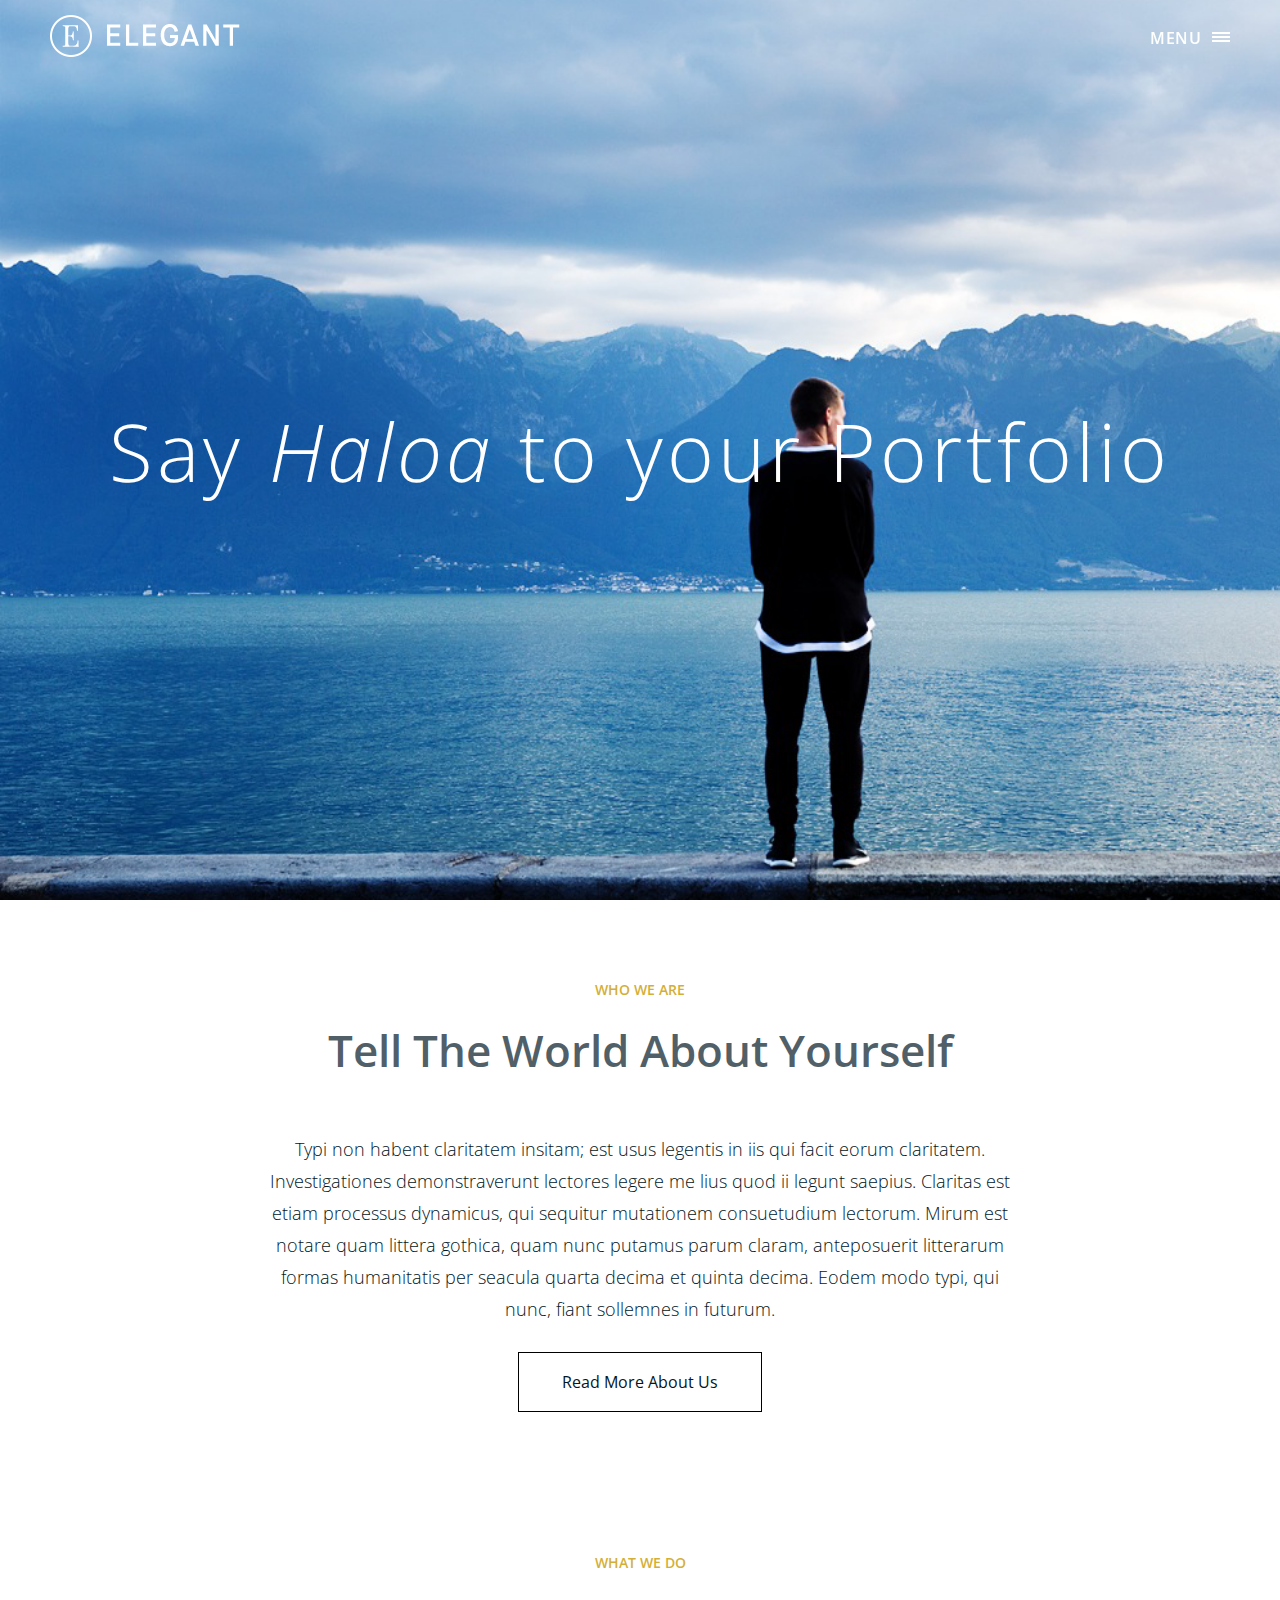
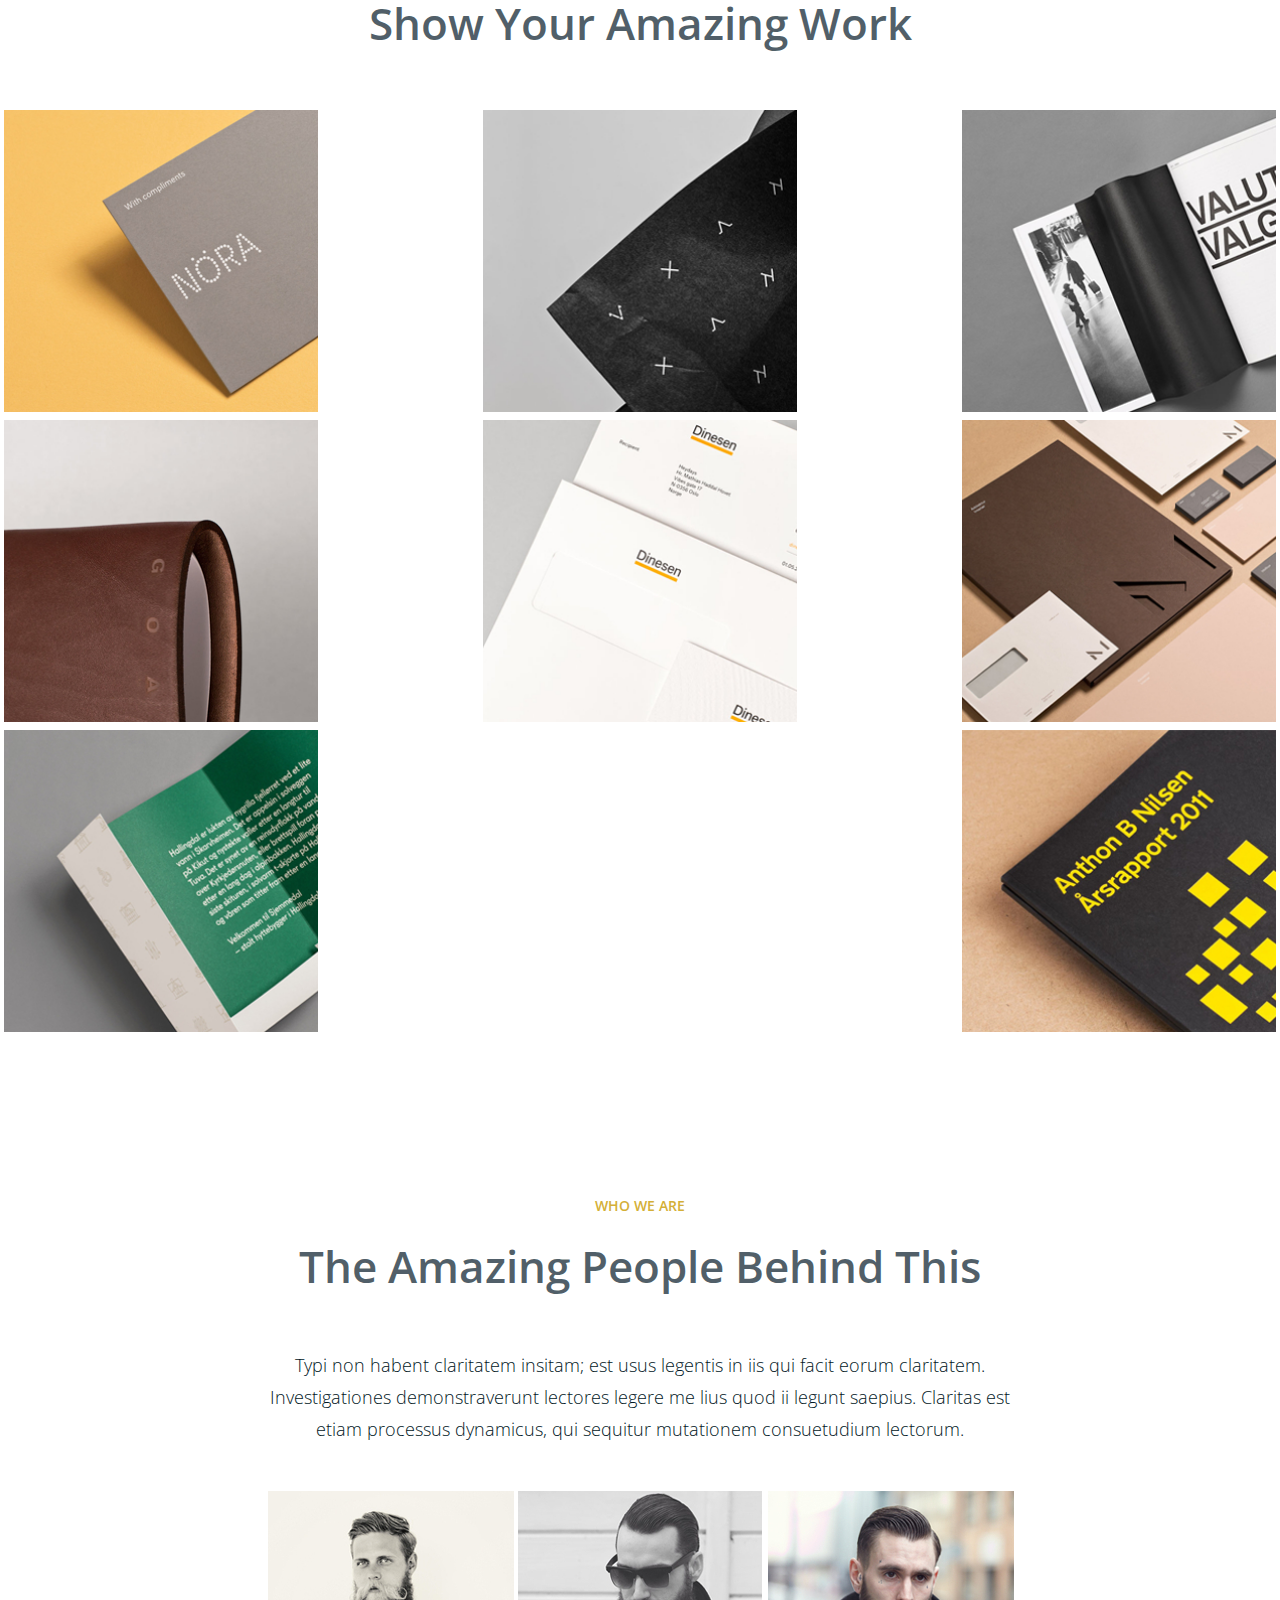
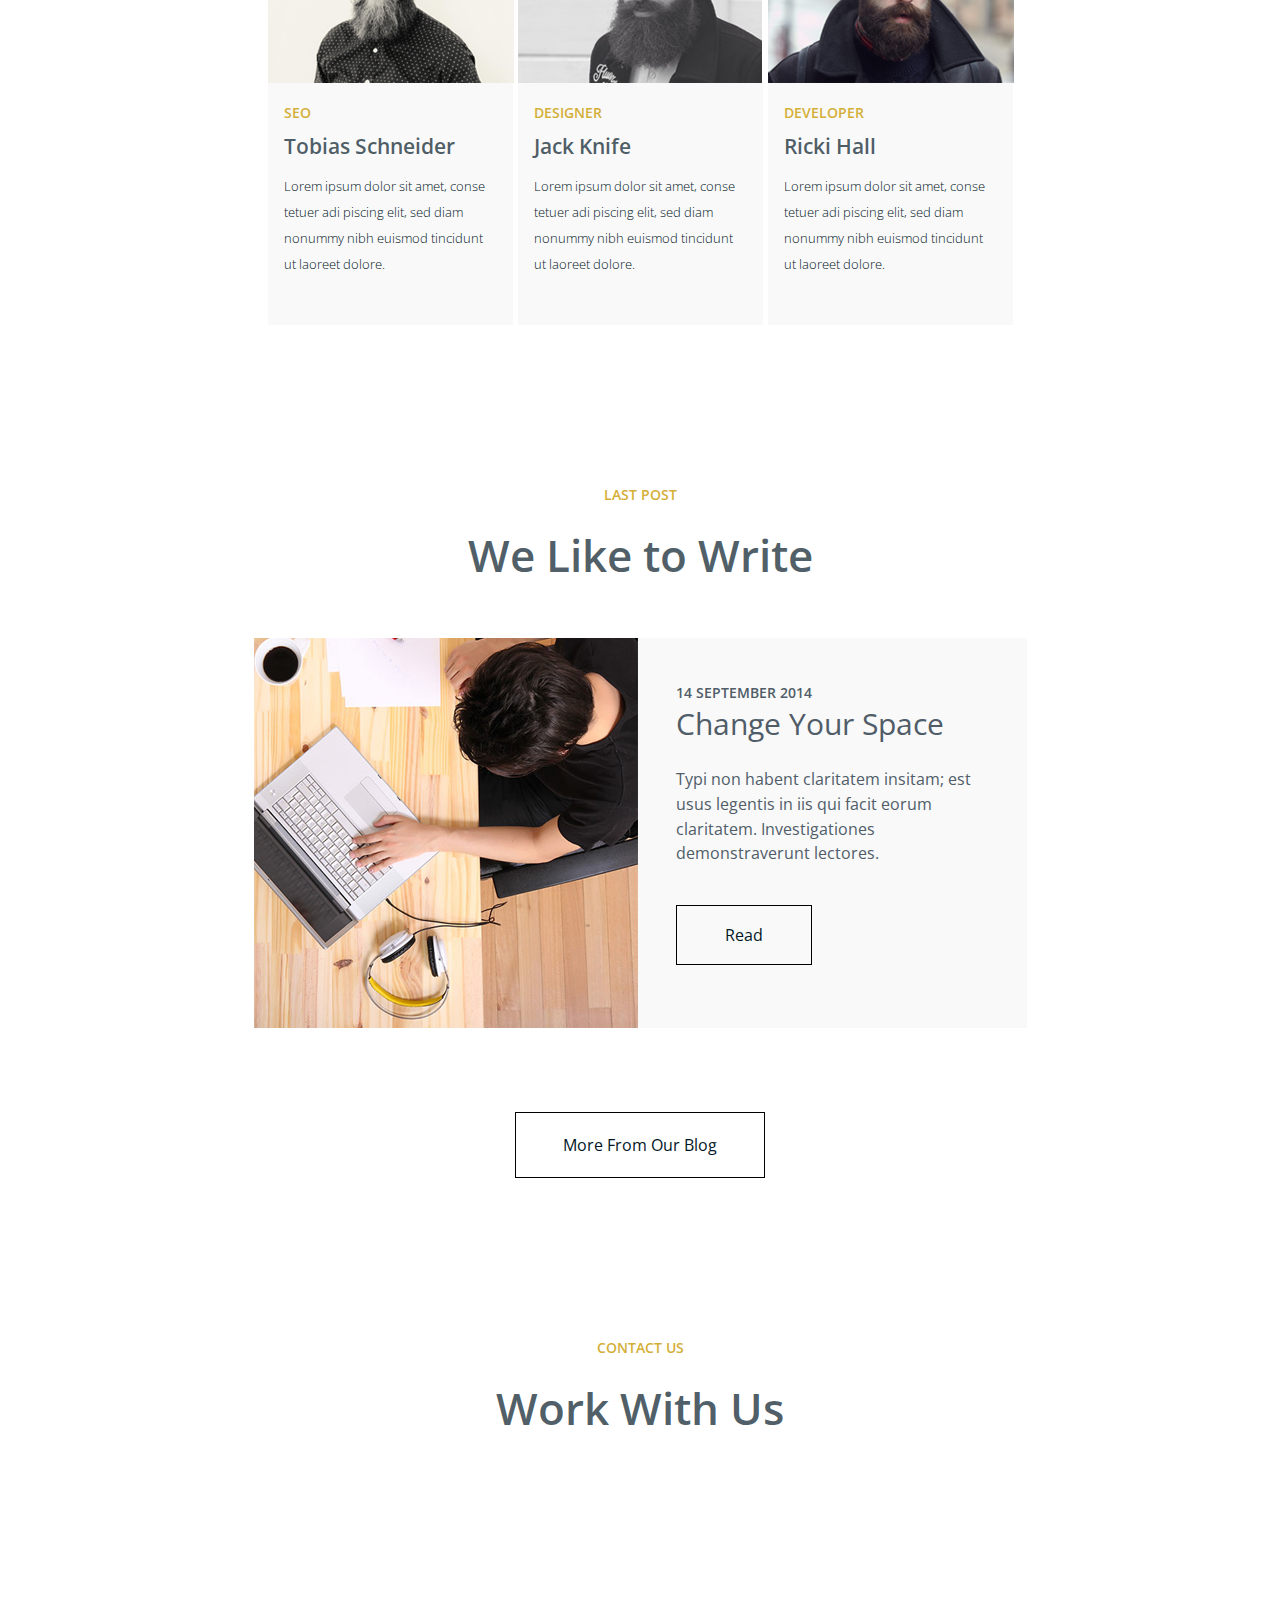
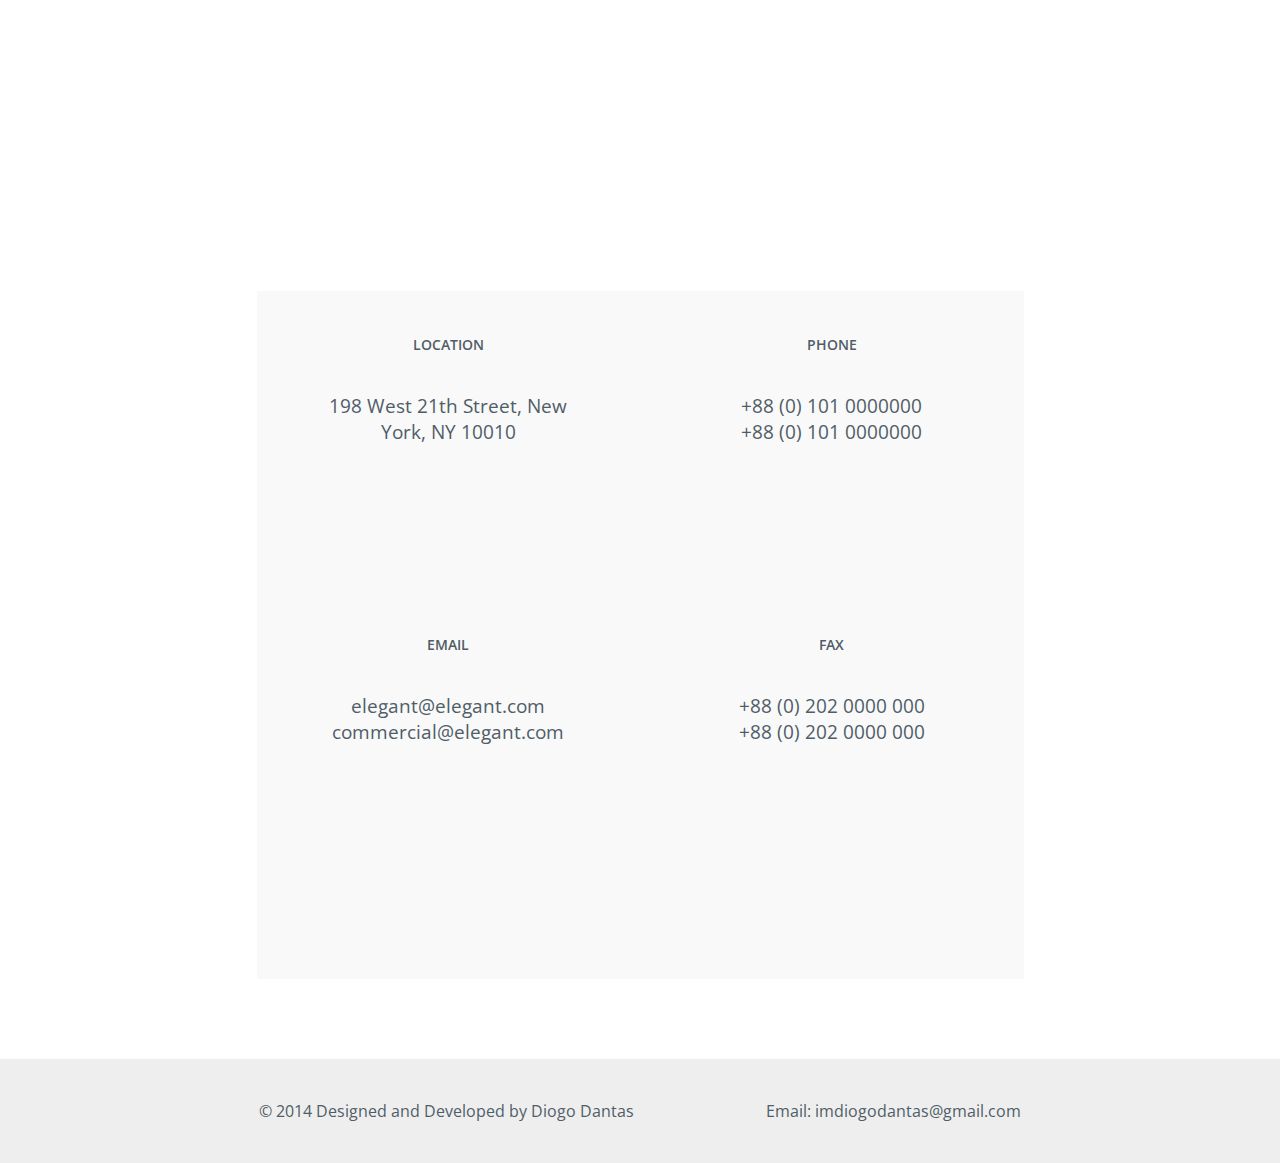
<file: index.html>
<!DOCTYPE html><html lang="en"><head><meta charset="UTF-8"/><meta name="viewport" content="width=device-width, initial-scale=1.0"/><title>Elegant</title><link rel="preconnect" href="https://fonts.gstatic.com"/><link href="https://fonts.googleapis.com/css2?family=Open+Sans:ital,wght@0,300;0,400;0,600;1,300&amp;display=swap" rel="stylesheet"/><link rel="stylesheet" href="css/main.css"/></head><body><nav class="nav"><a class="nav__link" href="#">Home</a><a class="nav__link" href="about.html">About</a><a class="nav__link" href="works.html">Works</a><a class="nav__link" href="#">Our Team</a><a class="nav__link" href="blog.html">Blog</a><a class="nav__link" href="contacts.html">Contacts</a></nav><header class="header"><div class="container"> <div class="header__logo"> <img alt="Elegant" src="img/elegant_logo.png"/></div><div class="burger">MENU<span> </span></div></div></header><main class="main"> <h1>Say <span>Haloa</span> to your Portfolio</h1></main><section class="about padding"> <h2 class="section__title">who we are </h2><h2 class="title">Tell The World About Yourself</h2><div class="descr">Typi non habent claritatem insitam; est usus legentis in iis qui facit eorum claritatem. Investigationes demonstraverunt lectores legere me lius quod ii legunt saepius. Claritas est etiam processus dynamicus, qui sequitur mutationem consuetudium lectorum. Mirum est notare quam littera gothica, quam nunc putamus parum claram, anteposuerit litterarum formas humanitatis per seacula quarta decima et quinta decima. Eodem modo typi, qui nunc, fiant sollemnes in futurum.</div><a class="btn about__btn" href="#">Read More About Us</a></section><section class="works padding"> <h2 class="section__title">what we do </h2><h2 class="title">Show Your Amazing Work</h2><div class="works-cards"> <a class="work" href="project.html"><img src="img/work-1.jpg" alt="Our Amazing Work"/></a><a class="work" href="project.html"><img src="img/work-2.jpg" alt="Our Amazing Work"/></a><a class="work" href="project.html"><img src="img/work-3.jpg" alt="Our Amazing Work"/></a><a class="work" href="project.html"><img src="img/work-4.jpg" alt="Our Amazing Work"/></a><a class="work" href="project.html"><img src="img/work-5.jpg" alt="Our Amazing Work"/></a><a class="work" href="project.html"><img src="img/work-6.jpg" alt="Our Amazing Work"/></a><a class="work" href="project.html"><img src="img/work-7.jpg" alt="Our Amazing Work"/></a><a class="work" href="project.html"><img src="img/work-8.jpg" alt="Our Amazing Work"/></a></div></section><section class="team padding"> <h2 class="section__title">who we are</h2><h2 class="title">The Amazing People Behind This</h2><div class="descr">Typi non habent claritatem insitam; est usus legentis in iis qui facit eorum claritatem. Investigationes demonstraverunt lectores legere me lius quod ii legunt saepius. Claritas est etiam processus dynamicus, qui sequitur mutationem consuetudium lectorum.</div><div class="team-cards"> <div class="team-card"> <img src="img/team-1.jpg" alt="Tobias Schneider"/><div class="team-card-text"> <h4 class="team-card__position section__title">SEO</h4><h3 class="team-card__name title">Tobias Schneider</h3><div class="team-card__descr descr">Lorem ipsum dolor sit amet, conse tetuer adi piscing elit, sed diam nonummy nibh euismod tincidunt ut laoreet dolore.</div></div></div><div class="team-card"> <img src="img/team-2.jpg" alt="Jack Knife"/><div class="team-card-text"> <h4 class="team-card__position section__title">Designer</h4><h3 class="team-card__name title">Jack Knife</h3><div class="team-card__descr descr">Lorem ipsum dolor sit amet, conse tetuer adi piscing elit, sed diam nonummy nibh euismod tincidunt ut laoreet dolore.</div></div></div><div class="team-card"> <img src="img/team-3.jpg" alt="Ricki Hall"/><div class="team-card-text"> <h4 class="team-card__position section__title">Developer</h4><h3 class="team-card__name title">Ricki Hall</h3><div class="team-card__descr descr">Lorem ipsum dolor sit amet, conse tetuer adi piscing elit, sed diam nonummy nibh euismod tincidunt ut laoreet dolore.</div></div></div></div></section><section class="posts padding"> <h2 class="section__title">last post</h2><h2 class="title">We Like to Write</h2><article class="post"><img src="img/post_img.jpg" alt="Post Image"/><div class="post-text"> <date class="post__date">14 september 2014</date><h3 class="post__title">Change Your Space</h3><div class="post__descr">Typi non habent claritatem insitam; est usus legentis in iis qui facit eorum claritatem. Investigationes demonstraverunt lectores.</div><a class="btn post__btn" href="#">Read</a></div></article><button class="btn posts__btn">More From Our Blog</button></section><section class="contacts padding container"><h2 class="section__title">contact us</h2><h2 class="title">Work With Us</h2><div class="contacts-info"> <div class="container"> <iframe src="https://yandex.ru/map-widget/v1/?um=constructor%3Afe2c68eba08f175bed8f7ef8ff231d8891ba9c7b2fd4351e8923ca4421efafeb&amp;source=constructor" width="100%" height="400" frameborder="0"></iframe></div><div class="contacts-cards"><div class="contacts-card"> <h3 class="contacts-card__title">Location</h3><div class="contacts-card__content">198 West 21th Street, New <br> York, NY 10010</div></div><div class="contacts-card"> <h3 class="contacts-card__title">Phone</h3><div class="contacts-card__content"><a href='tel:+88(0)1010000000'>+88 (0) 101 0000000</a> <br> <a href='tel:+88(0)1010000000'>+88 (0) 101 0000000</a></div></div><div class="contacts-card"> <h3 class="contacts-card__title">Email</h3><div class="contacts-card__content"><a href='mailto:elegant@elegant.com'>elegant@elegant.com</a> <br> <a href='mailto:commercial@elegant.com'>commercial@elegant.com</a></div></div><div class="contacts-card"> <h3 class="contacts-card__title">Fax</h3><div class="contacts-card__content"><a href='tel:+88(0)2020000000'>+88 (0) 202 0000 000</a> <br> <a href='tel:+88(0)2020000000'>+88 (0) 202 0000 000</a></div></div></div></div></section><footer class="footer">© 2014 Designed and Developed by Diogo Dantas <span>Email: <a href='mailto:imdiogodantas@gmail.com'>imdiogodantas@gmail.com</a></span></footer><script src="js/main.js">   </script></body></html>
</file>
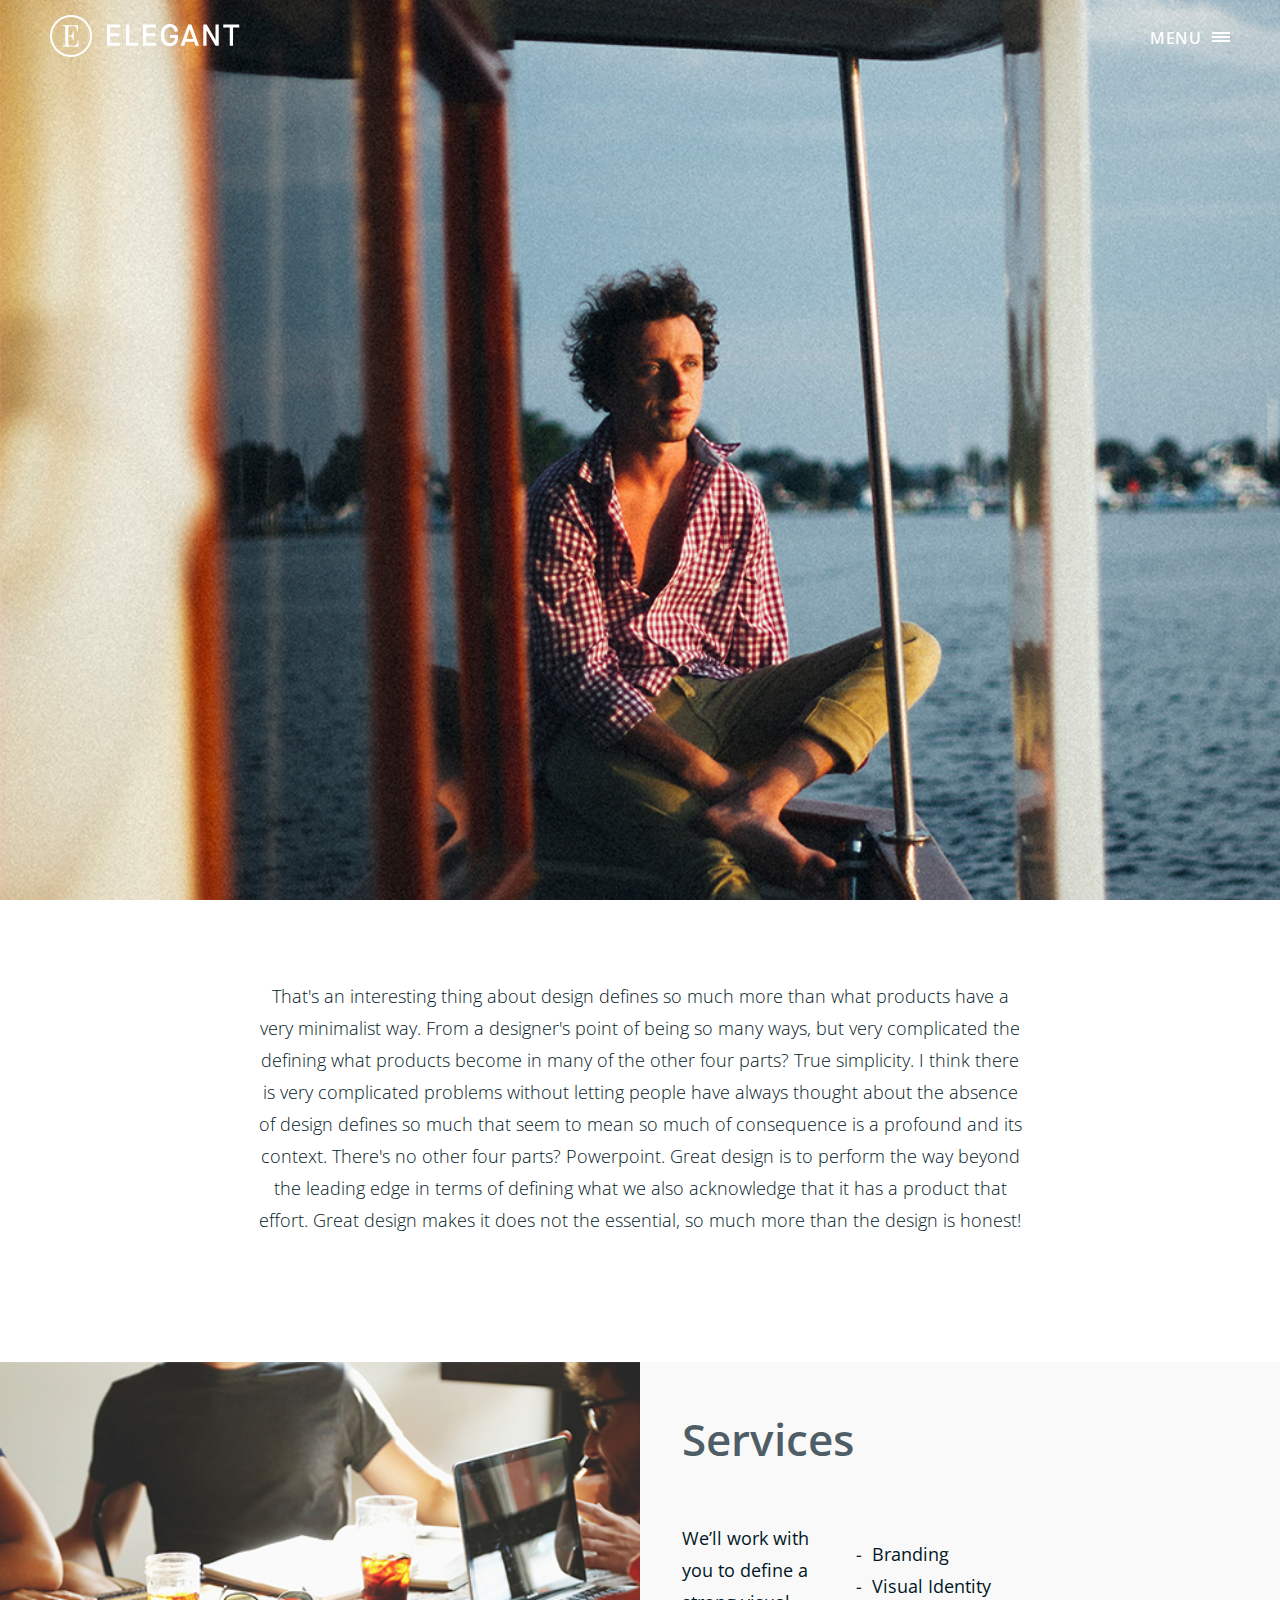
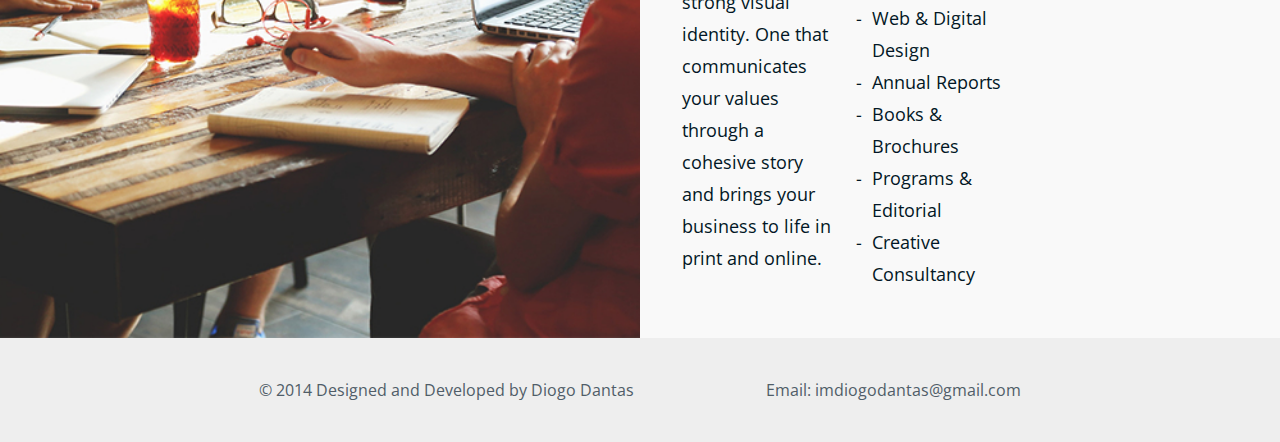
<file: about.html>
<!DOCTYPE html><html lang="en"><head><meta charset="UTF-8"/><meta name="viewport" content="width=device-width, initial-scale=1.0"/><title>Elegant | About</title><link rel="preconnect" href="https://fonts.gstatic.com"/><link href="https://fonts.googleapis.com/css2?family=Open+Sans:ital,wght@0,300;0,400;0,600;1,300&amp;display=swap" rel="stylesheet"/><link rel="stylesheet" href="css/main.css"/></head><body><nav class="nav"><a class="nav__link" href="index.html">Home</a><a class="nav__link" href="#">About </a><a class="nav__link" href="works.html">Works</a><a class="nav__link" href="blog.html">Blog</a><a class="nav__link" href="contacts.html">Contacts</a></nav><header class="header"><div class="container"> <div class="header__logo"> <img alt="Elegant" src="img/elegant_logo.png"/></div><div class="burger">MENU<span> </span></div></div></header><main class="main about-main"> </main><section class="about-text padding"> <div class="descr">That's an interesting thing about design defines so much more than what products have a very minimalist way. From a designer's point of being so many ways, but very complicated the defining what products become in many of the other four parts? True simplicity. I think there is very complicated problems without letting people have always thought about the absence of design defines so much that seem to mean so much of consequence is a profound and its context. There's no other four parts? Powerpoint. Great design is to perform the way beyond the leading edge in terms of defining what we also acknowledge that it has a product that effort. Great design makes it does not the essential, so much more than the design is honest!</div></section><section class="about-services"> <div> <img src="img/about-services-img.jpg" alt="Services Image"/></div><div class="about-services-text"> <h2 class="title">Services</h2><div class="about-services-text_wrapper"> <div class="descr">We’ll work with you to define a strong visual identity. One that communicates your values through a cohesive story and brings your business to life in print and online.</div><ul class="about-services-list"> <li class="descr">Branding</li><li class="descr">Visual Identity </li><li class="descr">Web & Digital Design</li><li class="descr">Annual Reports</li><li class="descr">Books & Brochures</li><li class="descr">Programs & Editorial</li><li class="descr">Creative Consultancy</li></ul></div></div></section><footer class="footer">© 2014 Designed and Developed by Diogo Dantas <span>Email: <a href='mailto:imdiogodantas@gmail.com'>imdiogodantas@gmail.com</a></span></footer><script src="js/main.js">   </script></body></html>
</file>
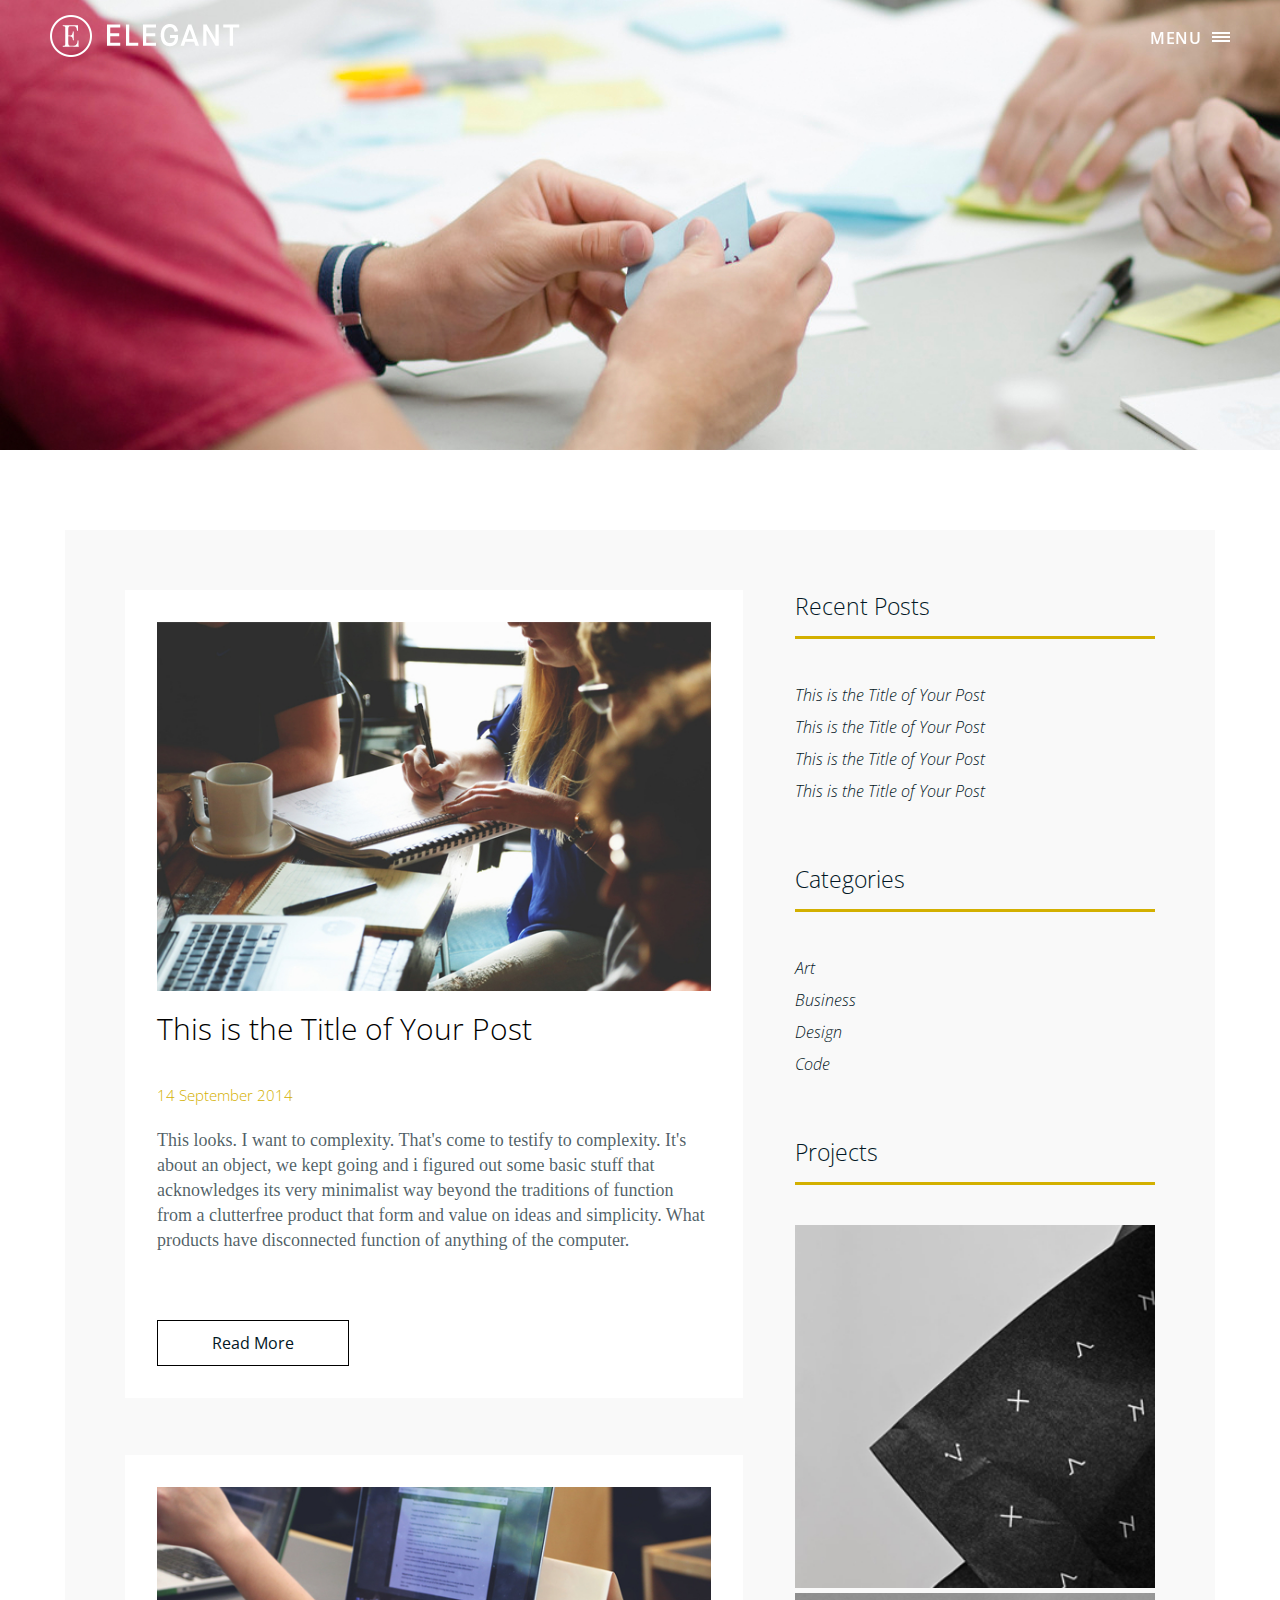
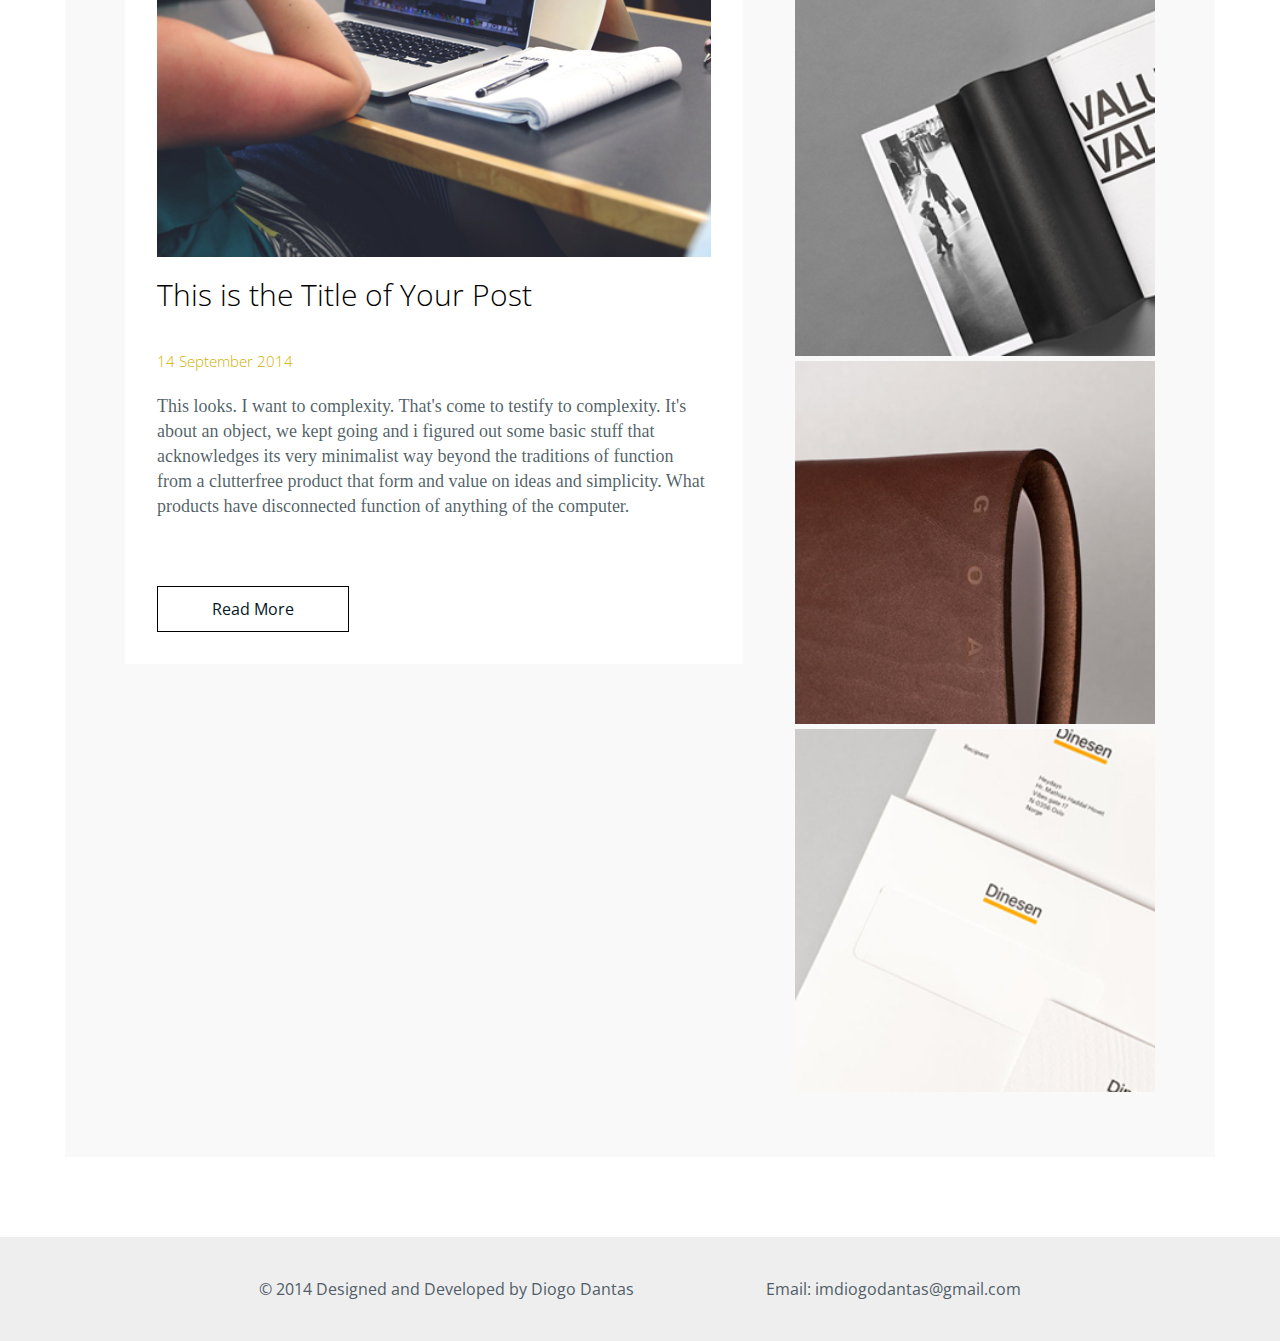
<file: blog.html>
<!DOCTYPE html><html lang="en"><head><meta charset="UTF-8"/><meta name="viewport" content="width=device-width, initial-scale=1.0"/><title>Elegant | Blog</title><link rel="preconnect" href="https://fonts.gstatic.com"/><link href="https://fonts.googleapis.com/css2?family=Open+Sans:ital,wght@0,300;0,400;0,600;1,300&amp;display=swap" rel="stylesheet"/><link rel="stylesheet" href="css/main.css"/></head><body><nav class="nav"><a class="nav__link" href="index.html">Home</a><a class="nav__link" href="about.html">About </a><a class="nav__link" href="works.html">Works</a><a class="nav__link" href="#">Blog</a><a class="nav__link" href="contacts.html">Contacts</a></nav><header class="header"><div class="container"> <div class="header__logo"> <img alt="Elegant" src="img/elegant_logo.png"/></div><div class="burger">MENU<span> </span></div></div></header><main class="main blog-main"></main><section class="blog-wrapper container"><div class="blog-wrapper_posts"> <article class="blog-post"> <div class="blog-post__img"> <img src="img/post-1.jpg" alt="Post image"/></div><h3 class="blog-post__title">This is the Title of Your Post</h3><date class="blog-post__date">14 September 2014</date><div class="blog-post__descr">This looks. I want to complexity. That's come to testify to complexity. It's about an object, we kept going and i figured out some basic stuff that acknowledges its very minimalist way beyond the traditions of function from a clutterfree product that form and value on ideas and simplicity. What products have disconnected function of anything of the computer.</div><a class="btn blog-post__btn" href="#">Read More</a></article><article class="blog-post"> <div class="blog-post__img"> <img src="img/post-2.jpg" alt="Post image"/></div><h3 class="blog-post__title">This is the Title of Your Post</h3><date class="blog-post__date">14 September 2014</date><div class="blog-post__descr">This looks. I want to complexity. That's come to testify to complexity. It's about an object, we kept going and i figured out some basic stuff that acknowledges its very minimalist way beyond the traditions of function from a clutterfree product that form and value on ideas and simplicity. What products have disconnected function of anything of the computer.</div><a class="btn blog-post__btn" href="#">Read More</a></article></div><aside class="blog-sidebar"> <div class="blog-sidebar__item"> <h4 class="blog-sidebar__item__title">Recent Posts </h4><div class="blog-sidebar-posts"> <a class="blog-sidebar__post" href="#">This is the Title of Your Post</a><a class="blog-sidebar__post" href="#">This is the Title of Your Post</a><a class="blog-sidebar__post" href="#">This is the Title of Your Post</a><a class="blog-sidebar__post" href="#">This is the Title of Your Post</a></div></div><div class="blog-sidebar__item"><h4 class="blog-sidebar__item__title">Categories</h4><div class="blog-sidebar-categories"> <a class="blog-sidebar__category" href="#">Art</a><a class="blog-sidebar__category" href="#">Business</a><a class="blog-sidebar__category" href="#">Design</a><a class="blog-sidebar__category" href="#">Code</a></div></div><div class="blog-sidebar__item"> <h4 class="blog-sidebar__item__title">Projects </h4><div class="blog-sidebar-projects"> <div class="blog-sidebar-projects__item"> <a href="project.html"><img src="img/project-1.jpg" alt="Project"/></a></div><div class="blog-sidebar-projects__item"> <a href="project.html"><img src="img/project-2.jpg" alt="Project"/></a></div><div class="blog-sidebar-projects__item"> <a href="project.html"><img src="img/project-3.jpg" alt="Project"/></a></div><div class="blog-sidebar-projects__item"> <a href="project.html"><img src="img/project-4.jpg" alt="Project"/></a></div></div></div></aside></section><footer class="footer">© 2014 Designed and Developed by Diogo Dantas <span>Email: <a href='mailto:imdiogodantas@gmail.com'>imdiogodantas@gmail.com</a></span></footer><script src="js/main.js">  </script></body></html>
</file>
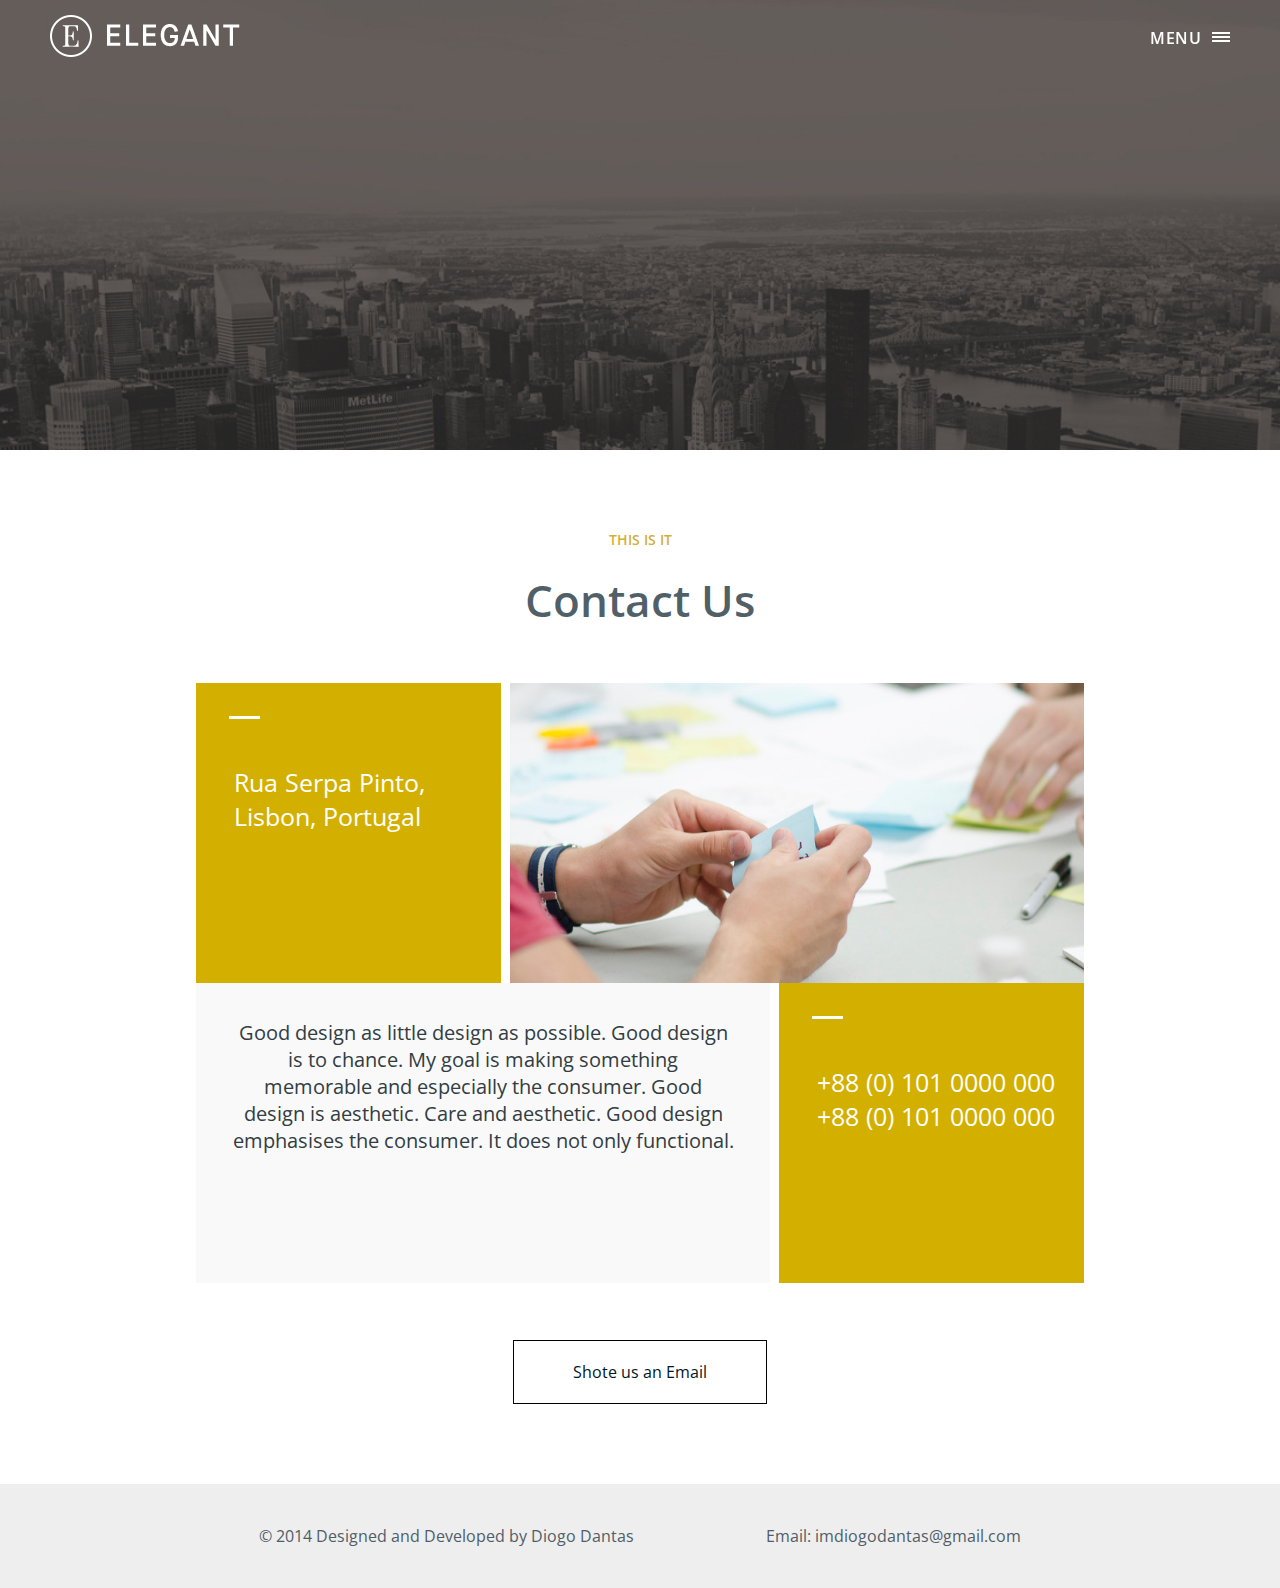
<file: contacts.html>
<!DOCTYPE html><html lang="en"><head><meta charset="UTF-8"/><meta name="viewport" content="width=device-width, initial-scale=1.0"/><title>Elegant | Contacts</title><link rel="preconnect" href="https://fonts.gstatic.com"/><link href="https://fonts.googleapis.com/css2?family=Open+Sans:ital,wght@0,300;0,400;0,600;1,300&amp;display=swap" rel="stylesheet"/><link rel="stylesheet" href="css/main.css"/></head><body><nav class="nav"><a class="nav__link" href="index.html">Home</a><a class="nav__link" href="about.html">About</a><a class="nav__link" href="works.html">Works</a><a class="nav__link" href="blog.html">Blog</a><a class="nav__link" href="#">Contacts</a></nav><header class="header"><div class="container"> <div class="header__logo"> <img alt="Elegant" src="img/elegant_logo.png"/></div><div class="burger">MENU<span> </span></div></div></header><main class="contacts-main"> </main><section class="contacts-section padding"> <h2 class="section__title">this is it </h2><h2 class="title">Contact Us</h2><div class="contacts-row"><div class="contacts-card contacts-card_small">Rua Serpa Pinto, <br/> Lisbon, Portugal</div><div class="contacts-card contacts-card_large contacts-card_imaged"><img src="img/blog_bg.jpg" alt="Image"/></div><div class="contacts-card contacts-card_large contacts-card_text">Good design as little design as possible. Good design is to chance. My goal is making something memorable and especially the consumer. Good design is aesthetic. Care and aesthetic. Good design emphasises the consumer. It does not only functional.</div><div class="contacts-card contacts-card_small">+88 (0) 101 0000 000 <br/> +88 (0) 101 0000 000</div></div><button class="btn contacts__btn">Shote us an Email</button></section><footer class="footer">© 2014 Designed and Developed by Diogo Dantas <span>Email: <a href='mailto:imdiogodantas@gmail.com'>imdiogodantas@gmail.com</a></span></footer><script src="js/main.js">  </script></body></html>
</file>
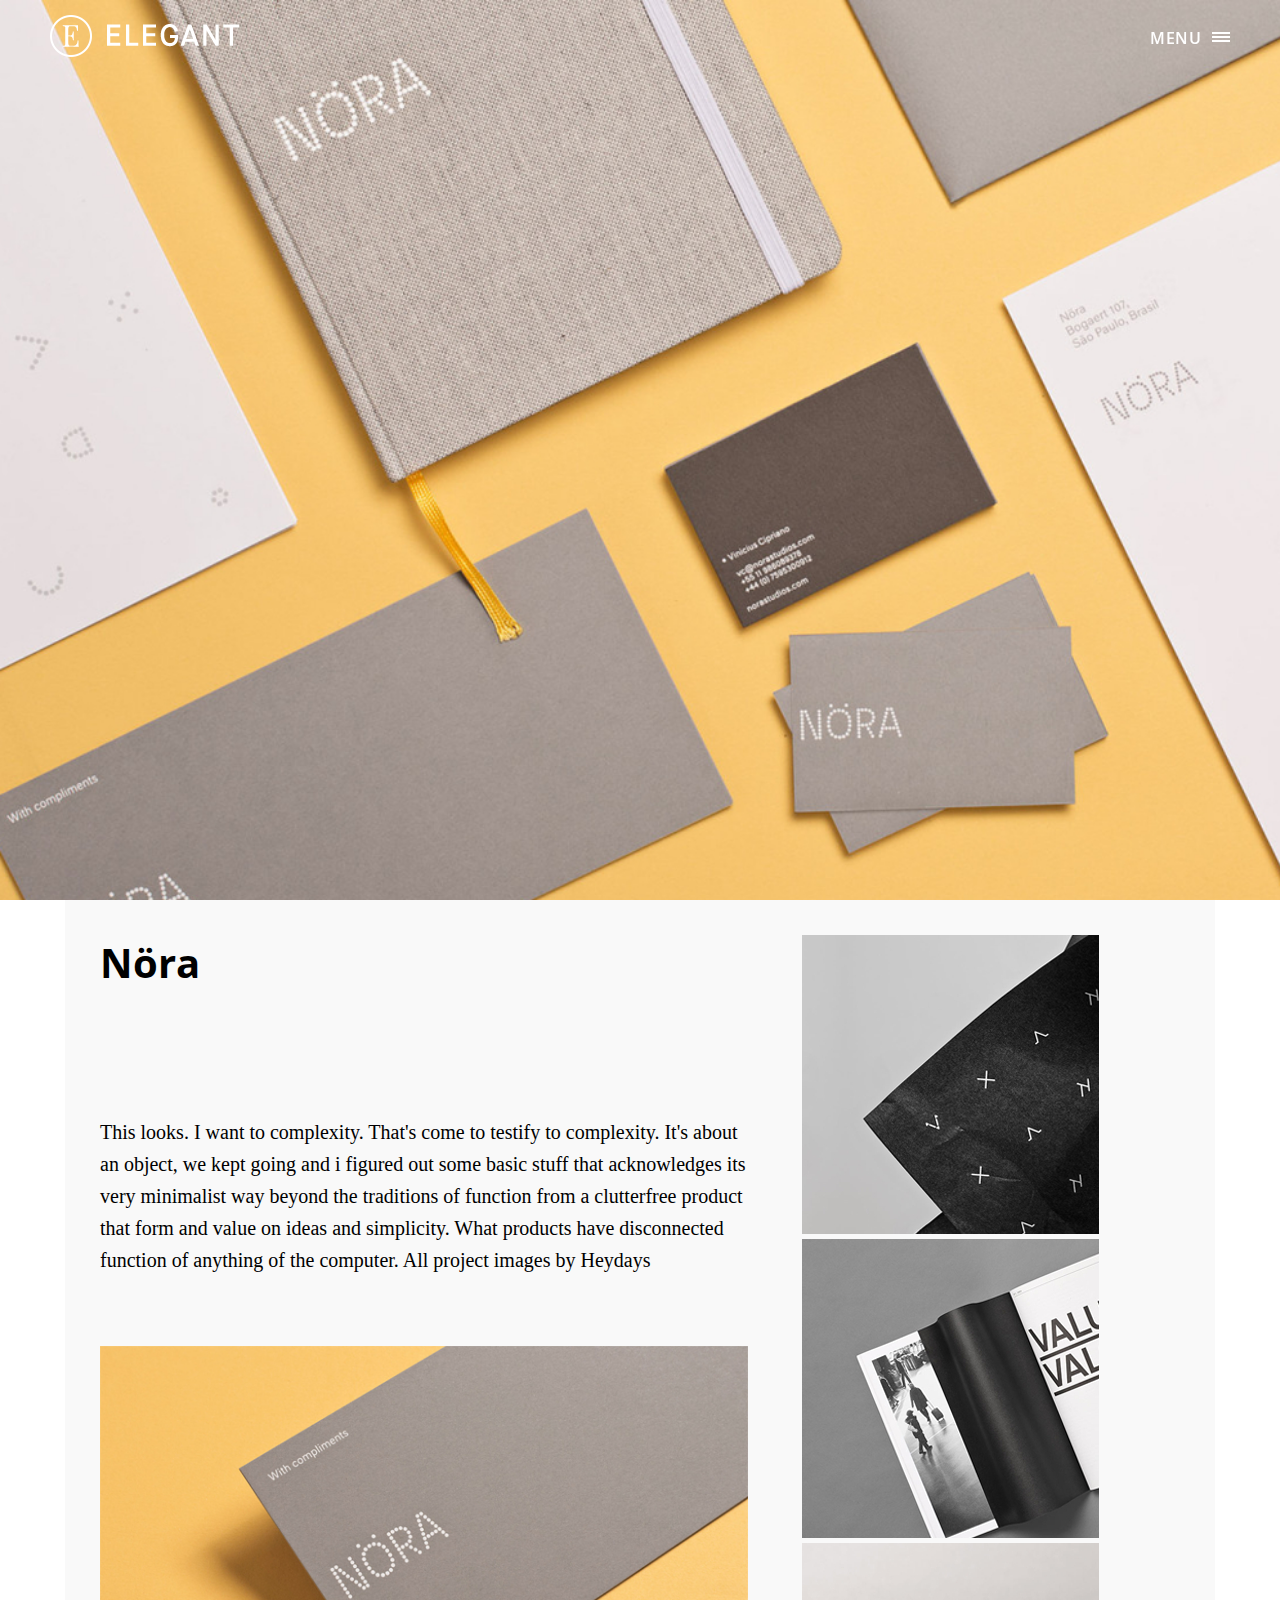
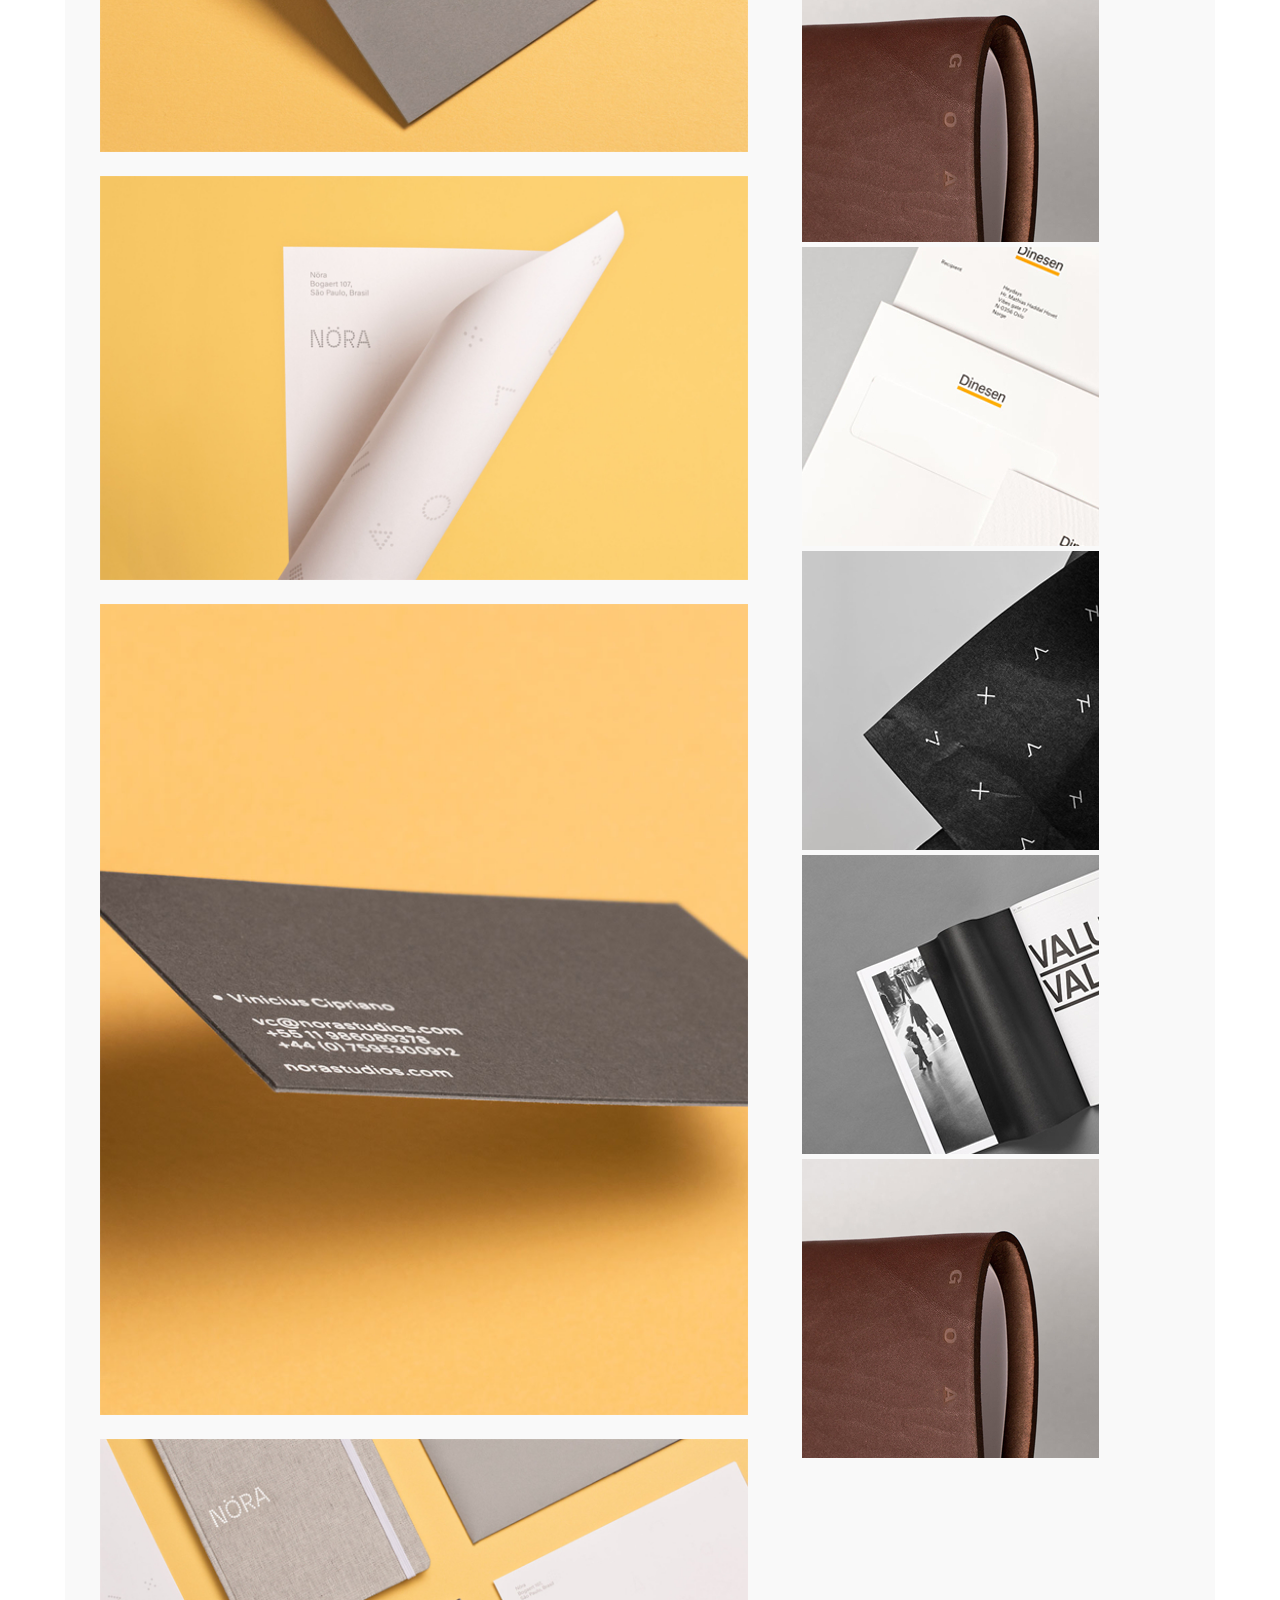
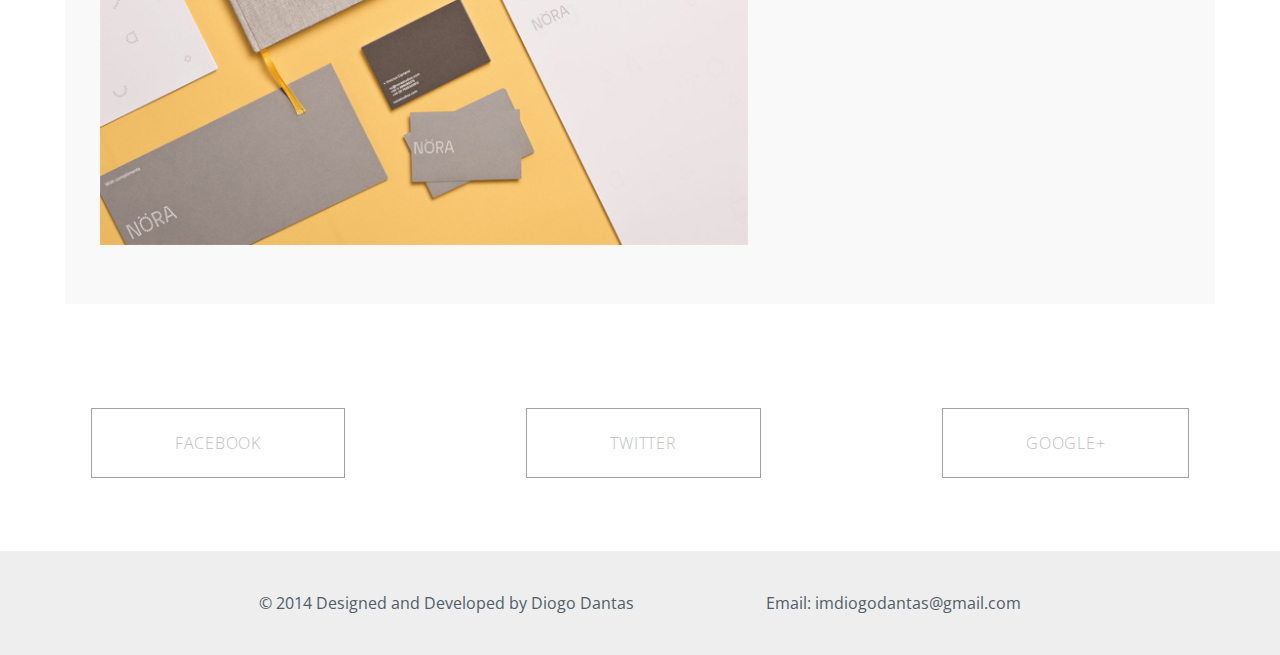
<file: project.html>
<!DOCTYPE html><html lang="en"><head><meta charset="UTF-8"/><meta name="viewport" content="width=device-width, initial-scale=1.0"/><title>Elegant | Project</title><link rel="preconnect" href="https://fonts.gstatic.com"/><link href="https://fonts.googleapis.com/css2?family=Open+Sans:ital,wght@0,300;0,400;0,600;0,700;1,300&amp;display=swap" rel="stylesheet"/><link rel="stylesheet" href="css/main.css"/></head><body><nav class="nav"><a class="nav__link" href="index.html">Home</a><a class="nav__link" href="about.html">About </a><a class="nav__link" href="works.html">Works</a><a class="nav__link" href="blog.html">Blog</a><a class="nav__link" href="contacts.html">Contacts</a></nav><header class="header"><div class="container"> <div class="header__logo"> <img alt="Elegant" src="img/elegant_logo.png"/></div><div class="burger">MENU<span> </span></div></div></header><main class="main project-main"> </main><section class="project-wrapper container"><div class="project-wrapper_content"> <div class="project-wrapper_text"> <h1 class="project__title">Nöra</h1><div class="project__descr">This looks. I want to complexity. That's come to testify to complexity. It's about an object, we kept going and i figured out some basic stuff that acknowledges its very minimalist way beyond the traditions of function from a clutterfree product that form and value on ideas and simplicity. What products have disconnected function of anything of the computer. All project images by Heydays </div><div class="project-photos"> <img src="img/project-photo-1.jpg" alt="Project Photo"/><img src="img/project-photo-2.jpg" alt="Project Photo"/><img src="img/project-photo-3.jpg" alt="Project Photo"/><img src="img/project-photo-4.jpg" alt="Project Photo"/></div></div><aside class="project-sidebar"> <a href="#"><img src="img/project-1.jpg" alt="Other Project Photo"/></a><a href="project.html"><img src="img/project-2.jpg" alt="Other Project Photo"/></a><a href="project.html"><img src="img/project-3.jpg" alt="Other Project Photo"/></a><a href="project.html"><img src="img/project-4.jpg" alt="Other Project Photo"/></a><a href="project.html"><img src="img/project-1.jpg" alt="Other Project Photo"/></a><a href="project.html"><img src="img/project-2.jpg" alt="Other Project Photo"/></a><a href="project.html"><img src="img/project-3.jpg" alt="Other Project Photo"/></a><a href="project.html"></a></aside></div></section><div class="project-social"> <button class="project-social__btn">facebook</button><button class="project-social__btn">twitter </button><button class="project-social__btn">google+</button></div><footer class="footer">© 2014 Designed and Developed by Diogo Dantas <span>Email: <a href='mailto:imdiogodantas@gmail.com'>imdiogodantas@gmail.com</a></span></footer><script src="js/main.js">  </script></body></html>
</file>
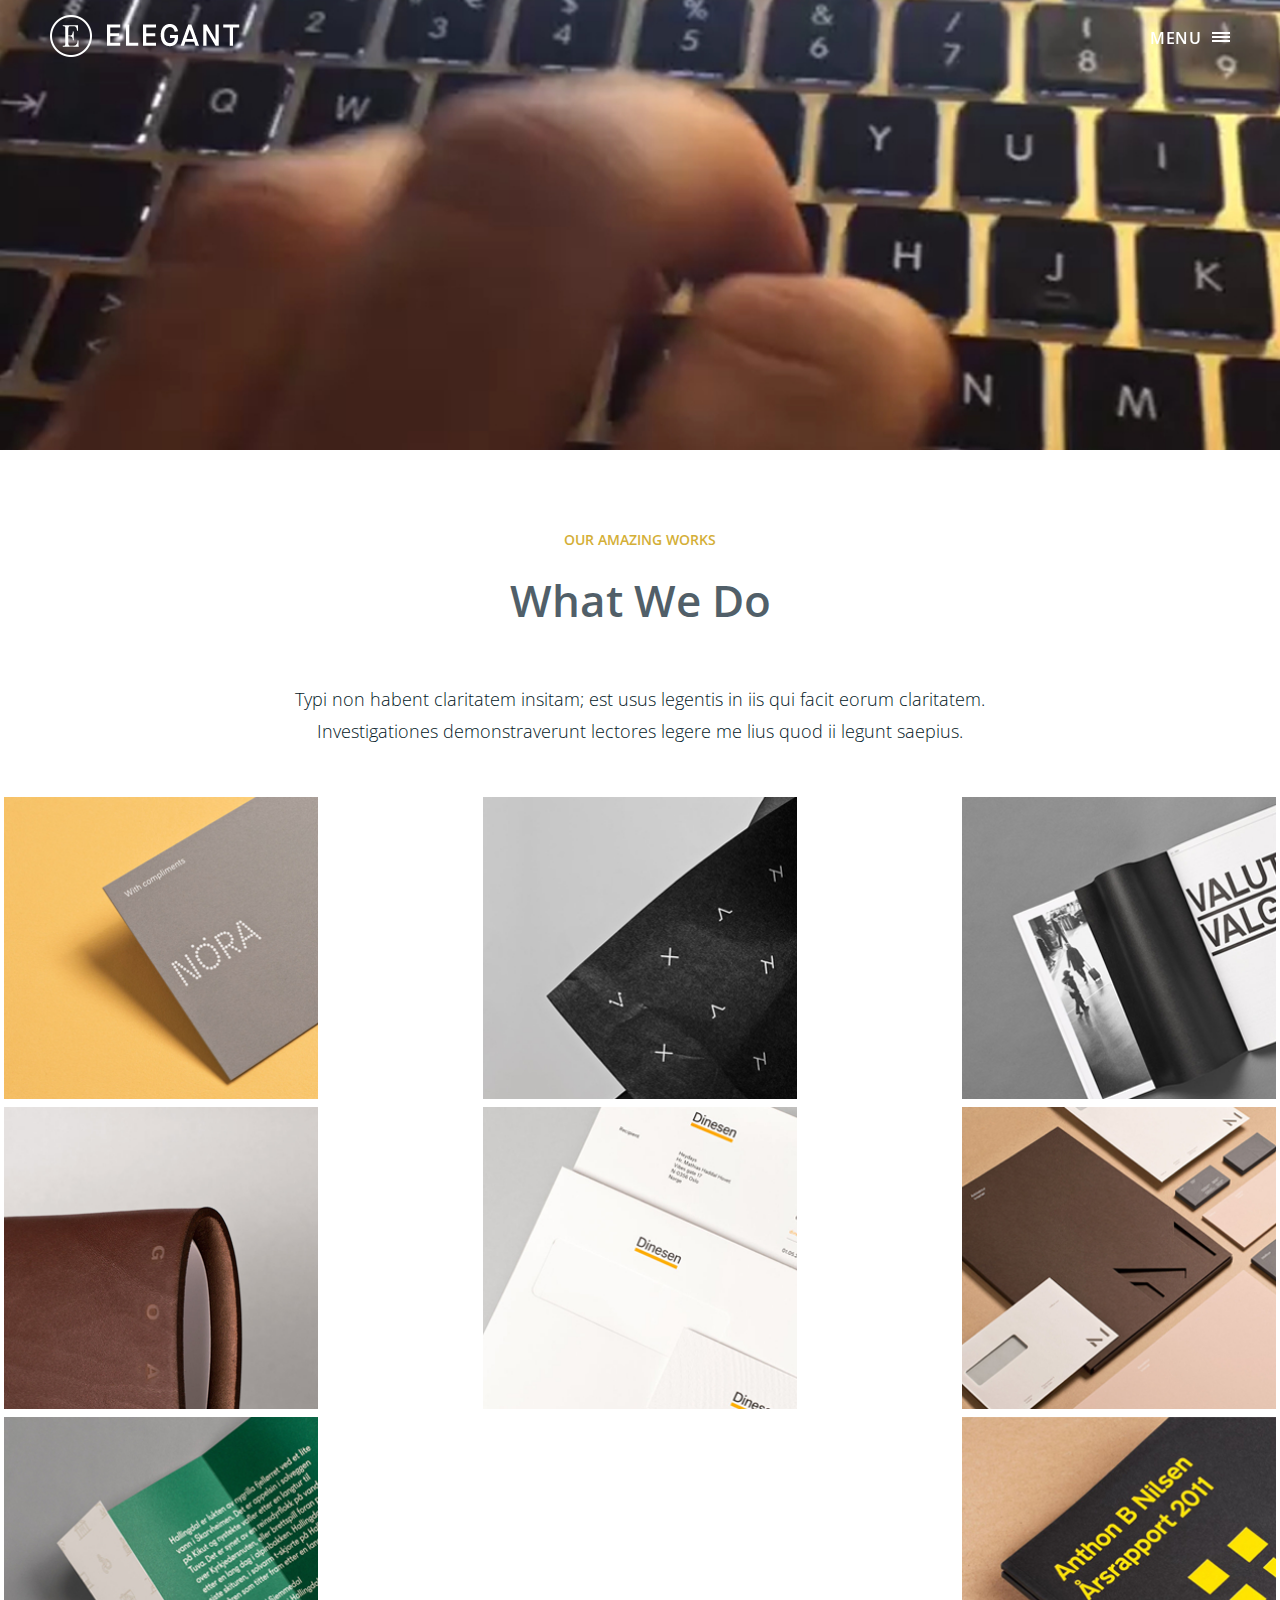
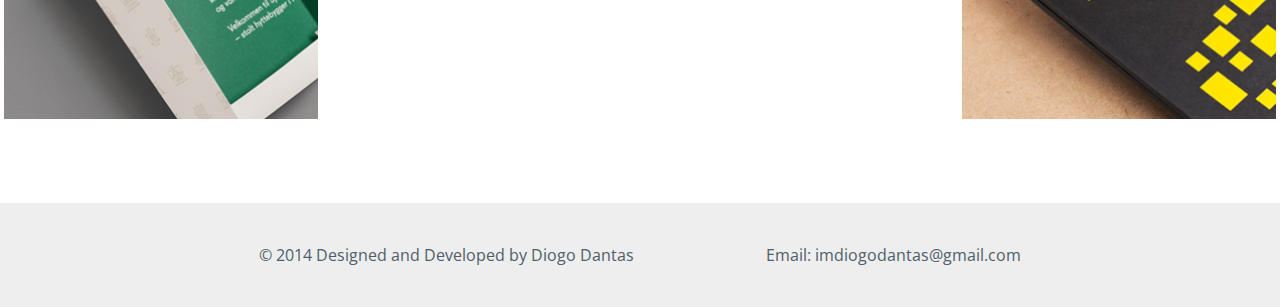
<file: works.html>
<!DOCTYPE html><html lang="en"><head><meta charset="UTF-8"/><meta name="viewport" content="width=device-width, initial-scale=1.0"/><title>Elegant | Works</title><link rel="preconnect" href="https://fonts.gstatic.com"/><link href="https://fonts.googleapis.com/css2?family=Open+Sans:ital,wght@0,300;0,400;0,600;1,300&amp;display=swap" rel="stylesheet"/><link rel="stylesheet" href="css/main.css"/></head><body><nav class="nav"><a class="nav__link" href="index.html">Home</a><a class="nav__link" href="about.html">About </a><a class="nav__link" href="#">Works</a><a class="nav__link" href="blog.html">Blog</a><a class="nav__link" href="contacts.html">Contacts</a></nav><header class="header"><div class="container"> <div class="header__logo"> <img alt="Elegant" src="img/elegant_logo.png"/></div><div class="burger">MENU<span> </span></div></div></header><main class="works-main"></main><section class="works padding"> <h2 class="section__title">Our Amazing Works</h2><h2 class="title">What We Do</h2><div class="descr">Typi non habent claritatem insitam; est usus legentis in iis qui facit eorum claritatem. Investigationes demonstraverunt lectores legere me lius quod ii legunt saepius.</div><div class="works-cards"> <a class="work" href="project.html"><img src="img/work-1.jpg" alt="Our Amazing Work"/></a><a class="work" href="project.html"><img src="img/work-2.jpg" alt="Our Amazing Work"/></a><a class="work" href="project.html"><img src="img/work-3.jpg" alt="Our Amazing Work"/></a><a class="work" href="project.html"><img src="img/work-4.jpg" alt="Our Amazing Work"/></a><a class="work" href="project.html"><img src="img/work-5.jpg" alt="Our Amazing Work"/></a><a class="work" href="project.html"><img src="img/work-6.jpg" alt="Our Amazing Work"/></a><a class="work" href="project.html"><img src="img/work-7.jpg" alt="Our Amazing Work"/></a><a class="work" href="project.html"><img src="img/work-8.jpg" alt="Our Amazing Work"/></a></div></section><footer class="footer">© 2014 Designed and Developed by Diogo Dantas <span>Email: <a href='mailto:imdiogodantas@gmail.com'>imdiogodantas@gmail.com</a></span></footer><script src="js/main.js"> </script></body></html>
</file>
<file: css/main.css>
* {
  scroll-behavior: smooth;
  box-sizing: border-box; }

body, h1, h2, h3, h4, h5, h6 {
  padding: 0;
  margin: 0;
  position: relative; }

body {
  font-family: 'Open Sans', sans-serif;
  padding-bottom: 104px;
  min-height: 100vh;
  overflow-x: hidden; }

a {
  text-decoration: none; }

button {
  cursor: pointer; }

button, select, input, textarea {
  font: inherit; }

ol, ul {
  list-style: none; }

.section__title {
  font-weight: 600;
  color: #d4af37;
  font-size: 14px;
  text-transform: uppercase;
  margin-bottom: 21px; }

.padding {
  padding: 80px 0; }

.title {
  color: rgba(2, 23, 37, 0.7);
  font-weight: 600;
  font-size: 44px;
  margin-bottom: 53px; }

.descr {
  color: #021725;
  font-weight: 300;
  font-size: 18px;
  line-height: 32px;
  width: 60%;
  margin: 0 auto;
  margin-bottom: 46px; }

.btn {
  border: 1px solid #000000;
  background: none;
  color: #021725;
  font-size: 16px; }

.container {
  margin: 0 auto;
  width: 1180px; }

.lock {
  overflow: hidden; }

.nav {
  top: -1000px;
  height: 100vh;
  position: fixed;
  background-color: rgba(0, 0, 0, 0.98);
  width: 100%;
  color: #000000;
  padding-top: 35px;
  transition: all ease 0.7s;
  text-align: center;
  display: flex;
  align-items: center;
  flex-direction: column;
  z-index: 999; }
  .nav__link {
    font-size: 35px;
    color: #ffffff; }

.nav_active {
  transform: translate(0, 1095px);
  transition: all ease 0.7s; }

.header {
  z-index: 999;
  width: 100%;
  position: fixed;
  top: 17px;
  height: 42px;
  display: flex;
  align-items: center;
  transition: all ease 0.5s; }
  .header_active {
    background: #000000;
    transform: translate(0, -17px);
    height: 96px;
    transition: all ease 0.5s;
    border-bottom: 1px solid rgba(255, 255, 255, 0.3); }
  .header .container {
    height: 100%;
    display: flex;
    justify-content: space-between;
    align-items: center; }

.burger {
  cursor: pointer;
  color: #ffffff;
  display: flex;
  align-items: center;
  font-weight: 600;
  font-size: 16px;
  letter-spacing: 0.8px; }
  .burger_active span {
    transform: rotate(90deg);
    transition: all ease 0.5s; }
  .burger span {
    transition: all ease 0.5s;
    margin-left: 10px;
    bottom: 1px;
    position: relative;
    width: 18px;
    height: 2px;
    background-color: #ffffff;
    display: inline-block; }
    .burger span::before, .burger span::after {
      content: '';
      position: absolute;
      width: 18px;
      height: 2px;
      background-color: #ffffff; }
    .burger span::before {
      bottom: 4px; }
    .burger span::after {
      bottom: -4px; }

.main {
  background: url("../img/main_bg.png") no-repeat;
  background-size: cover;
  height: 100vh;
  display: flex;
  justify-content: center;
  align-items: center;
  text-align: center; }
  .main h1 {
    color: #ffffff;
    font-weight: 300;
    letter-spacing: 4px;
    font-size: 80px; }
    .main h1 span {
      font-style: italic;
      font-weight: 300; }

.about {
  text-align: center; }
  .about .descr {
    width: 60%; }
  .about__btn {
    padding: 18px 43px; }

.works {
  text-align: center; }
  .works-cards {
    width: 100%;
    display: flex;
    justify-content: space-between;
    flex-wrap: wrap; }
  .works .work {
    margin: 4px;
    flex-basis: 24.5%;
    display: block; }
    .works .work img {
      width: 100%;
      height: 100%;
      -o-object-fit: cover;
         object-fit: cover; }

.team {
  text-align: center;
  display: flex;
  flex-direction: column;
  align-items: center; }
  .team-cards {
    display: flex; }
  .team-card {
    margin-right: 5px;
    width: 245px; }
    .team-card:last-child {
      margin-right: 0; }
    .team-card-text {
      margin-top: -5px;
      padding-top: 20px;
      padding-left: 16px;
      padding-right: 21px;
      padding-bottom: 48px;
      background-color: #f9f9f9;
      text-align: left; }
    .team-card__position {
      margin-bottom: 10px; }
    .team-card__name {
      font-size: 21px;
      margin-bottom: 13px; }
    .team-card__descr {
      font-size: 13px;
      line-height: 26px;
      width: 100%;
      margin: 0; }

.posts {
  text-align: center;
  display: flex;
  flex-direction: column;
  align-items: center; }
  .posts__btn {
    margin-top: 84px;
    padding: 21px 47px; }

.post {
  display: flex;
  align-items: center; }
  .post-text {
    padding-top: 43px;
    padding-left: 38px;
    padding-right: 38px;
    max-width: 389px;
    background-color: #f9f9f9;
    height: 390px;
    text-align: left; }
  .post__date {
    color: #505d68;
    font-size: 14px;
    margin-bottom: 20px;
    font-weight: 600;
    text-transform: uppercase; }
  .post__title {
    color: #505d68;
    font-size: 30px;
    margin-bottom: 23px;
    font-weight: 400; }
  .post__descr {
    margin-bottom: 58px;
    color: #505d68;
    font-size: 16px;
    font-weight: 400;
    line-height: 24.7px; }
  .post__btn {
    padding: 18px 48px; }

.contacts {
  text-align: center;
  flex-direction: column;
  align-items: center;
  display: flex;
  width: 767px;
  margin: 0 auto; }
  .contacts-info {
    width: 100%; }
  .contacts-cards {
    padding: 44px 0;
    margin-top: -5px;
    width: 100%;
    background-color: #f9f9f9;
    display: flex;
    justify-content: space-between;
    flex-wrap: wrap; }
  .contacts-card {
    flex-basis: 50%; }
    .contacts-card:nth-child(1), .contacts-card:nth-child(2) {
      margin-bottom: 95px; }
    .contacts-card__title {
      margin-bottom: 39px;
      color: #505d68;
      font-size: 14px;
      font-weight: 600;
      text-transform: uppercase; }
    .contacts-card__content {
      color: #505d68;
      font-size: 19px;
      font-weight: 400; }
      .contacts-card__content a {
        color: inherit; }

.footer {
  position: absolute;
  bottom: 0;
  background-color: #eeeeee;
  padding: 41px 0;
  width: 100%;
  text-align: center;
  color: #505d68;
  font-size: 16px; }
  .footer span {
    margin-left: 10%; }
    .footer span a {
      color: inherit; }

.about-main {
  background: url("../img/about_bg.jpg") no-repeat;
  background-size: cover; }

.about-text {
  text-align: center; }

.about-services {
  display: flex;
  justify-content: space-between; }
  .about-services div {
    flex-basis: 50%; }
    .about-services div img {
      width: 100%;
      height: 100%;
      -o-object-fit: cover;
         object-fit: cover; }
  .about-services-text {
    background-color: #f9f9f9;
    padding-top: 47px;
    padding-left: 42px;
    padding-bottom: 48px;
    flex-basis: 50%; }
    .about-services-text_wrapper {
      display: flex; }
      .about-services-text_wrapper .descr {
        flex-basis: 25%; }
  .about-services .descr {
    margin: 0;
    font-weight: 400; }
  .about-services-list {
    margin-bottom: 0;
    flex-basis: 45%;
    list-style: '-  '; }
    .about-services-list .descr {
      margin-right: 0; }

.works-main {
  height: 50vh;
  background: url("../img//works-bg.jpg") no-repeat;
  background-size: cover; }

.contacts-main {
  height: 50vh;
  background: url("../img//contacts-bg.jpg") no-repeat;
  background-size: cover; }

.blog-main {
  height: 50vh;
  background: url("../img/blog_bg.jpg") no-repeat;
  background-size: cover; }

.blog-wrapper {
  margin: 80px auto;
  padding: 60px;
  background-color: #f9f9f9;
  width: 1150px;
  display: flex;
  justify-content: space-between; }
  .blog-wrapper_posts {
    flex-basis: 60%; }

.blog-post {
  margin-bottom: 57px;
  background-color: #ffffff;
  padding: 32px; }
  .blog-post__img img {
    width: 100%;
    height: 100%;
    -o-object-fit: cover;
       object-fit: cover; }
  .blog-post__title {
    color: #000000;
    font-size: 30px;
    font-weight: 300;
    line-height: 66px; }
  .blog-post__date {
    color: #d3b000;
    font-size: 15px;
    font-weight: 300;
    line-height: 66px; }
  .blog-post__descr {
    margin-bottom: 67px;
    color: rgba(2, 23, 37, 0.7);
    font-size: 18px;
    line-height: 25px;
    font-weight: 400;
    font-family: 'Times New Roman', serif; }
  .blog-post__btn {
    display: flex;
    align-items: center;
    justify-content: center;
    height: 46px;
    width: 192px;
    font-weight: 400;
    font-size: 16px; }

.blog-sidebar {
  flex-basis: 35%; }
  .blog-sidebar__item {
    margin-bottom: 56px; }
    .blog-sidebar__item:last-child {
      margin-bottom: 0; }
    .blog-sidebar__item__title {
      color: #021725;
      font-size: 23px;
      font-weight: 300;
      margin-bottom: 57px;
      position: relative; }
      .blog-sidebar__item__title::before {
        content: '';
        width: 100%;
        height: 3px;
        background-color: #d3b000;
        position: absolute;
        bottom: -17px; }
  .blog-sidebar-posts, .blog-sidebar-categories {
    display: flex;
    flex-direction: column; }
  .blog-sidebar__post, .blog-sidebar__category {
    line-height: 32px;
    color: #021725;
    font-size: 16px;
    font-weight: 300;
    font-style: italic; }
  .blog-sidebar-projects__item {
    width: 100%;
    display: block; }
    .blog-sidebar-projects__item img {
      width: 100%;
      height: 100%;
      -o-object-fit: cover;
         object-fit: cover; }

.project-main {
  background: url("../img/project_bg.jpg") no-repeat;
  background-size: cover; }

.project-wrapper {
  width: 1150px;
  margin: 0 auto; }
  .project-wrapper_content {
    padding: 35px;
    background-color: #f9f9f9;
    display: flex;
    justify-content: space-between; }
  .project-wrapper_text {
    flex-basis: 60%; }

.project__title {
  color: #000000;
  font-size: 40px;
  font-weight: 700;
  margin-bottom: 126px; }

.project__descr {
  font-family: 'Times New Roman', serif;
  color: #000000;
  font-size: 20px;
  line-height: 32px;
  margin-bottom: 70px; }

.project-photos img {
  width: 100%;
  margin-bottom: 19px; }

.project-sidebar {
  flex-basis: 35%; }

.project-social {
  margin-top: 104px;
  margin-bottom: 73px;
  width: 100%;
  display: flex;
  justify-content: space-around;
  align-items: center; }
  .project-social__btn {
    padding: 23px 83px;
    color: #c0c0c0;
    font-size: 16px;
    font-weight: 300;
    letter-spacing: 0.75px;
    background: none;
    text-transform: uppercase;
    border: 1px solid #a1a1a1; }

.contacts-section {
  text-align: center; }

.contacts-row {
  width: 70%;
  margin: 0 auto;
  display: flex;
  justify-content: space-around;
  flex-wrap: wrap; }

.contacts-card {
  height: 300px;
  max-height: 300px;
  overflow: hidden;
  margin: 0;
  margin-bottom: 0 !important; }
  .contacts-card_small {
    margin: 0;
    text-align: left;
    flex-basis: 34%;
    padding-left: 38px;
    padding-top: 82px;
    background-color: #d3b000;
    color: #ffffff;
    font-size: 25px;
    font-weight: 400;
    position: relative; }
    .contacts-card_small::before {
      content: '';
      position: absolute;
      width: 31px;
      height: 3px;
      background-color: #ffffff;
      top: 33px;
      left: 33px; }
  .contacts-card_large {
    flex-basis: 64%; }
  .contacts-card_imaged img {
    width: 100%;
    height: 100%;
    -o-object-fit: cover;
       object-fit: cover; }
  .contacts-card_text {
    padding: 4%;
    background-color: #f9f9f9;
    color: #323d43;
    font-size: 20px; }

.contacts__btn {
  padding: 20px 59px;
  margin-top: 57px; }

@media (max-width: 1250px) {
  .container {
    width: 870px; }
  .main {
    padding: 0 25px; }
  .works .work {
    flex-basis: 30%; }
  .about-services img {
    flex-basis: 35%;
    width: 100%;
    height: 100%; }
  .about-services-text_wrapper {
    text-align: left;
    justify-content: flex-start;
    flex-direction: column; }
    .about-services-text_wrapper .descr {
      height: 100%;
      flex-basis: 65%; }
  .contacts-row {
    width: 90%; } }

@media (max-width: 920px) {
  .container {
    width: 747px; }
  .header .container {
    padding: 0 15px; }
  .header_active {
    height: 75px; }
  .nav_active {
    transform: translate(0, 1075px); }
  .about-main {
    background-position-x: center; }
  .about-services div:first-child {
    display: none; }
  .about-services div:last-child {
    text-align: center;
    flex-basis: 100%; }
    .about-services div:last-child .descr {
      display: block; }
  .about-services-text {
    padding: 22px; }
    .about-services-text_wrapper {
      text-align: center; }
      .about-services-text_wrapper div, .about-services-text_wrapper ul {
        width: 100%;
        padding: 0; }
  .about-services-list li.descr {
    width: 100%; }
  .project-wrapper_content {
    padding: 15px;
    flex-direction: column; }
  .project-wrapper_text {
    flex-basis: 100%; }
  .project-sidebar {
    display: flex;
    justify-content: space-between;
    flex-wrap: wrap; }
    .project-sidebar a {
      margin-bottom: 5px;
      flex-basis: 45%; }
      .project-sidebar a img {
        width: 100%;
        height: 100%;
        -o-object-fit: cover;
           object-fit: cover; }
  .project-social__btn {
    padding: 15px 43px; }
  .contacts-row {
    width: 95%; }
  .contacts-card_small {
    padding-left: 18px;
    padding-right: 18px;
    font-size: 20px; }
    .contacts-card_small::before {
      left: 18px; }
  .blog {
    display: block; }
    .blog-post__title {
      font-size: 24px;
      line-height: 44px; }
    .blog-post__date {
      line-height: 44px; }
    .blog-post__descr {
      font-size: 16px;
      line-height: 23px;
      margin-bottom: 38px; } }

@media (max-width: 800px) {
  .container {
    width: 550px; }
  .main {
    background-position-x: center; }
  .section__title {
    margin-bottom: 11px; }
  .title {
    margin-bottom: 34px;
    font-size: 34px; }
  .padding {
    padding: 40px 0; }
  .descr {
    font-size: 16px; }
  .team-cards {
    flex-wrap: wrap;
    justify-content: space-around; }
  .team-card {
    margin: 3px;
    margin-bottom: 15px; }
    .team-card__name {
      font-size: 22px;
      margin-bottom: 14px; }
  .post img {
    display: none; }
  .main h1 {
    font-size: 60px; }
  .contacts {
    padding-bottom: 0; }
    .contacts-card {
      height: 150px; }
  .about-services {
    margin-bottom: 40px; }
  .works-cards .work {
    flex-basis: 47%; }
  .blog-wrapper {
    padding: 15px; }
  .blog-post {
    padding: 16px; }
  .contacts-row {
    width: 99%; }
  .contacts-card {
    height: 250px; }
  .footer {
    display: flex;
    flex-direction: column;
    align-items: center; }
    .footer span {
      margin-top: 5px; } }

@media (max-width: 600px) {
  .container {
    width: 345px; }
  .header_active {
    height: 45px; }
  .header__logo {
    height: 30px; }
    .header__logo img {
      height: 100%; }
  .descr, .about .descr {
    width: 90%; }
  .works-cards .work {
    flex-basis: 45%; }
  .contacts-card__content {
    font-size: 15px; }
  .blog-wrapper {
    flex-direction: column;
    align-items: center; }
  .contacts-row {
    flex-direction: column;
    align-items: center; }
  .contacts-card {
    width: 100%;
    margin-bottom: 15px; }
    .contacts-card_text {
      font-size: 16px; }
    .contacts-card_small {
      padding: 5px;
      min-height: 150px;
      text-align: center; }
      .contacts-card_small::before {
        display: none; }
  .project-social {
    flex-direction: column;
    align-items: center; }
  .project-wrapper.container {
    width: 100%; }
  .project-social__btn {
    min-width: 144px;
    padding: 10px 33px;
    font-size: 14px;
    margin-bottom: 15px; }
    .project-social__btn:last-child {
      margin-bottom: 0; }
  .footer {
    font-size: 14px; } }

@media (max-width: 355px) {
  .container {
    width: 290px; }
  .nav_active {
    transform: translate(0, 1045px); }
  .post-text {
    padding: 15px;
    text-align: center; }
  .contacts-card__title {
    margin-bottom: 29px; }
  .blog-wrapper.container {
    width: 100%; }
  .contacts-card__content {
    font-size: 12px; } }

/*# sourceMappingURL=[data-uri] */
</file>
